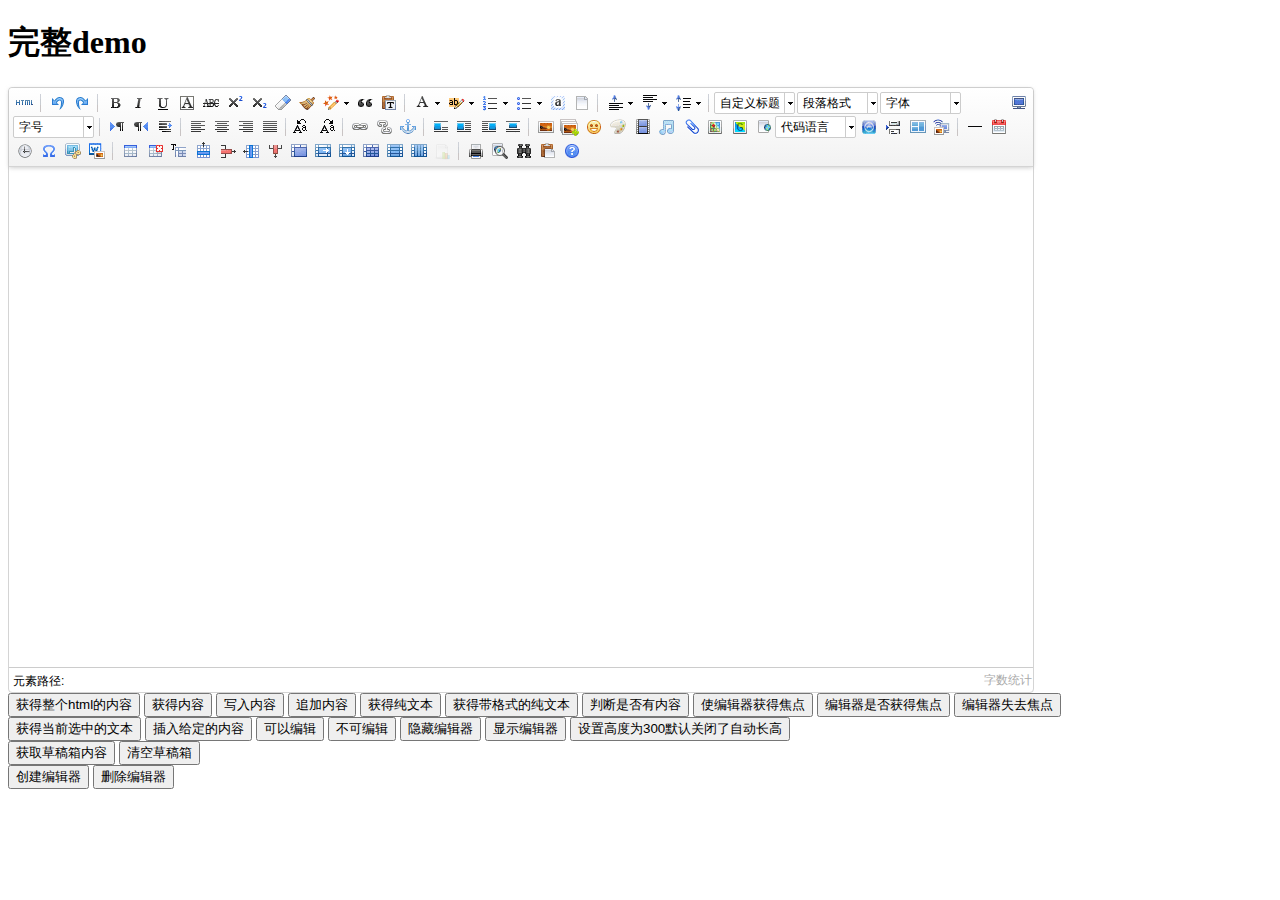
<file: H2H/src/main/webapp/utf8-jsp/index.html>
<!DOCTYPE HTML PUBLIC "-//W3C//DTD HTML 4.01 Transitional//EN"
        "http://www.w3.org/TR/html4/loose.dtd">
<html>
<head>
    <title>完整demo</title>
<meta http-equiv="Content-Type" content="text/html; charset=UTF-8">
    <script type="text/javascript" charset="utf-8" src="ueditor.config.js"></script>
    <script type="text/javascript" charset="utf-8" src="ueditor.all.min.js"> </script>
    <!--建议手动加在语言，避免在ie下有时因为加载语言失败导致编辑器加载失败-->
    <!--这里加载的语言文件会覆盖你在配置项目里添加的语言类型，比如你在配置项目里配置的是英文，这里加载的中文，那最后就是中文-->
    <script type="text/javascript" charset="utf-8" src="lang/zh-cn/zh-cn.js"></script>

    <style type="text/css">
        div{
            width:100%;
        }
    </style>
</head>
<body>
<div>
    <h1>完整demo</h1>
    <script id="editor" type="text/plain" style="width:1024px;height:500px;"></script>
</div>
<div id="btns">
    <div>
        <button onclick="getAllHtml()">获得整个html的内容</button>
        <button onclick="getContent()">获得内容</button>
        <button onclick="setContent()">写入内容</button>
        <button onclick="setContent(true)">追加内容</button>
        <button onclick="getContentTxt()">获得纯文本</button>
        <button onclick="getPlainTxt()">获得带格式的纯文本</button>
        <button onclick="hasContent()">判断是否有内容</button>
        <button onclick="setFocus()">使编辑器获得焦点</button>
        <button onmousedown="isFocus(event)">编辑器是否获得焦点</button>
        <button onmousedown="setblur(event)" >编辑器失去焦点</button>

    </div>
    <div>
        <button onclick="getText()">获得当前选中的文本</button>
        <button onclick="insertHtml()">插入给定的内容</button>
        <button id="enable" onclick="setEnabled()">可以编辑</button>
        <button onclick="setDisabled()">不可编辑</button>
        <button onclick=" UE.getEditor('editor').setHide()">隐藏编辑器</button>
        <button onclick=" UE.getEditor('editor').setShow()">显示编辑器</button>
        <button onclick=" UE.getEditor('editor').setHeight(300)">设置高度为300默认关闭了自动长高</button>
    </div>

    <div>
        <button onclick="getLocalData()" >获取草稿箱内容</button>
        <button onclick="clearLocalData()" >清空草稿箱</button>
    </div>

</div>
<div>
    <button onclick="createEditor()">
    创建编辑器</button>
    <button onclick="deleteEditor()">
    删除编辑器</button>
</div>

<script type="text/javascript">

    //实例化编辑器
    //建议使用工厂方法getEditor创建和引用编辑器实例，如果在某个闭包下引用该编辑器，直接调用UE.getEditor('editor')就能拿到相关的实例
    var ue = UE.getEditor('editor');


    function isFocus(e){
        alert(UE.getEditor('editor').isFocus());
        UE.dom.domUtils.preventDefault(e)
    }
    function setblur(e){
        UE.getEditor('editor').blur();
        UE.dom.domUtils.preventDefault(e)
    }
    function insertHtml() {
        var value = prompt('插入html代码', '');
        UE.getEditor('editor').execCommand('insertHtml', value)
    }
    function createEditor() {
        enableBtn();
        UE.getEditor('editor');
    }
    function getAllHtml() {
        alert(UE.getEditor('editor').getAllHtml())
    }
    function getContent() {
        var arr = [];
        arr.push("使用editor.getContent()方法可以获得编辑器的内容");
        arr.push("内容为：");
        arr.push(UE.getEditor('editor').getContent());
        alert(arr.join("\n"));
    }
    function getPlainTxt() {
        var arr = [];
        arr.push("使用editor.getPlainTxt()方法可以获得编辑器的带格式的纯文本内容");
        arr.push("内容为：");
        arr.push(UE.getEditor('editor').getPlainTxt());
        alert(arr.join('\n'))
    }
    function setContent(isAppendTo) {
        var arr = [];
        arr.push("使用editor.setContent('欢迎使用ueditor')方法可以设置编辑器的内容");
        UE.getEditor('editor').setContent('欢迎使用ueditor', isAppendTo);
        alert(arr.join("\n"));
    }
    function setDisabled() {
        UE.getEditor('editor').setDisabled('fullscreen');
        disableBtn("enable");
    }

    function setEnabled() {
        UE.getEditor('editor').setEnabled();
        enableBtn();
    }

    function getText() {
        //当你点击按钮时编辑区域已经失去了焦点，如果直接用getText将不会得到内容，所以要在选回来，然后取得内容
        var range = UE.getEditor('editor').selection.getRange();
        range.select();
        var txt = UE.getEditor('editor').selection.getText();
        alert(txt)
    }

    function getContentTxt() {
        var arr = [];
        arr.push("使用editor.getContentTxt()方法可以获得编辑器的纯文本内容");
        arr.push("编辑器的纯文本内容为：");
        arr.push(UE.getEditor('editor').getContentTxt());
        alert(arr.join("\n"));
    }
    function hasContent() {
        var arr = [];
        arr.push("使用editor.hasContents()方法判断编辑器里是否有内容");
        arr.push("判断结果为：");
        arr.push(UE.getEditor('editor').hasContents());
        alert(arr.join("\n"));
    }
    function setFocus() {
        UE.getEditor('editor').focus();
    }
    function deleteEditor() {
        disableBtn();
        UE.getEditor('editor').destroy();
    }
    function disableBtn(str) {
        var div = document.getElementById('btns');
        var btns = UE.dom.domUtils.getElementsByTagName(div, "button");
        for (var i = 0, btn; btn = btns[i++];) {
            if (btn.id == str) {
                UE.dom.domUtils.removeAttributes(btn, ["disabled"]);
            } else {
                btn.setAttribute("disabled", "true");
            }
        }
    }
    function enableBtn() {
        var div = document.getElementById('btns');
        var btns = UE.dom.domUtils.getElementsByTagName(div, "button");
        for (var i = 0, btn; btn = btns[i++];) {
            UE.dom.domUtils.removeAttributes(btn, ["disabled"]);
        }
    }

    function getLocalData () {
        alert(UE.getEditor('editor').execCommand( "getlocaldata" ));
    }

    function clearLocalData () {
        UE.getEditor('editor').execCommand( "clearlocaldata" );
        alert("已清空草稿箱")
    }
</script>
</body>
</html>
</file>
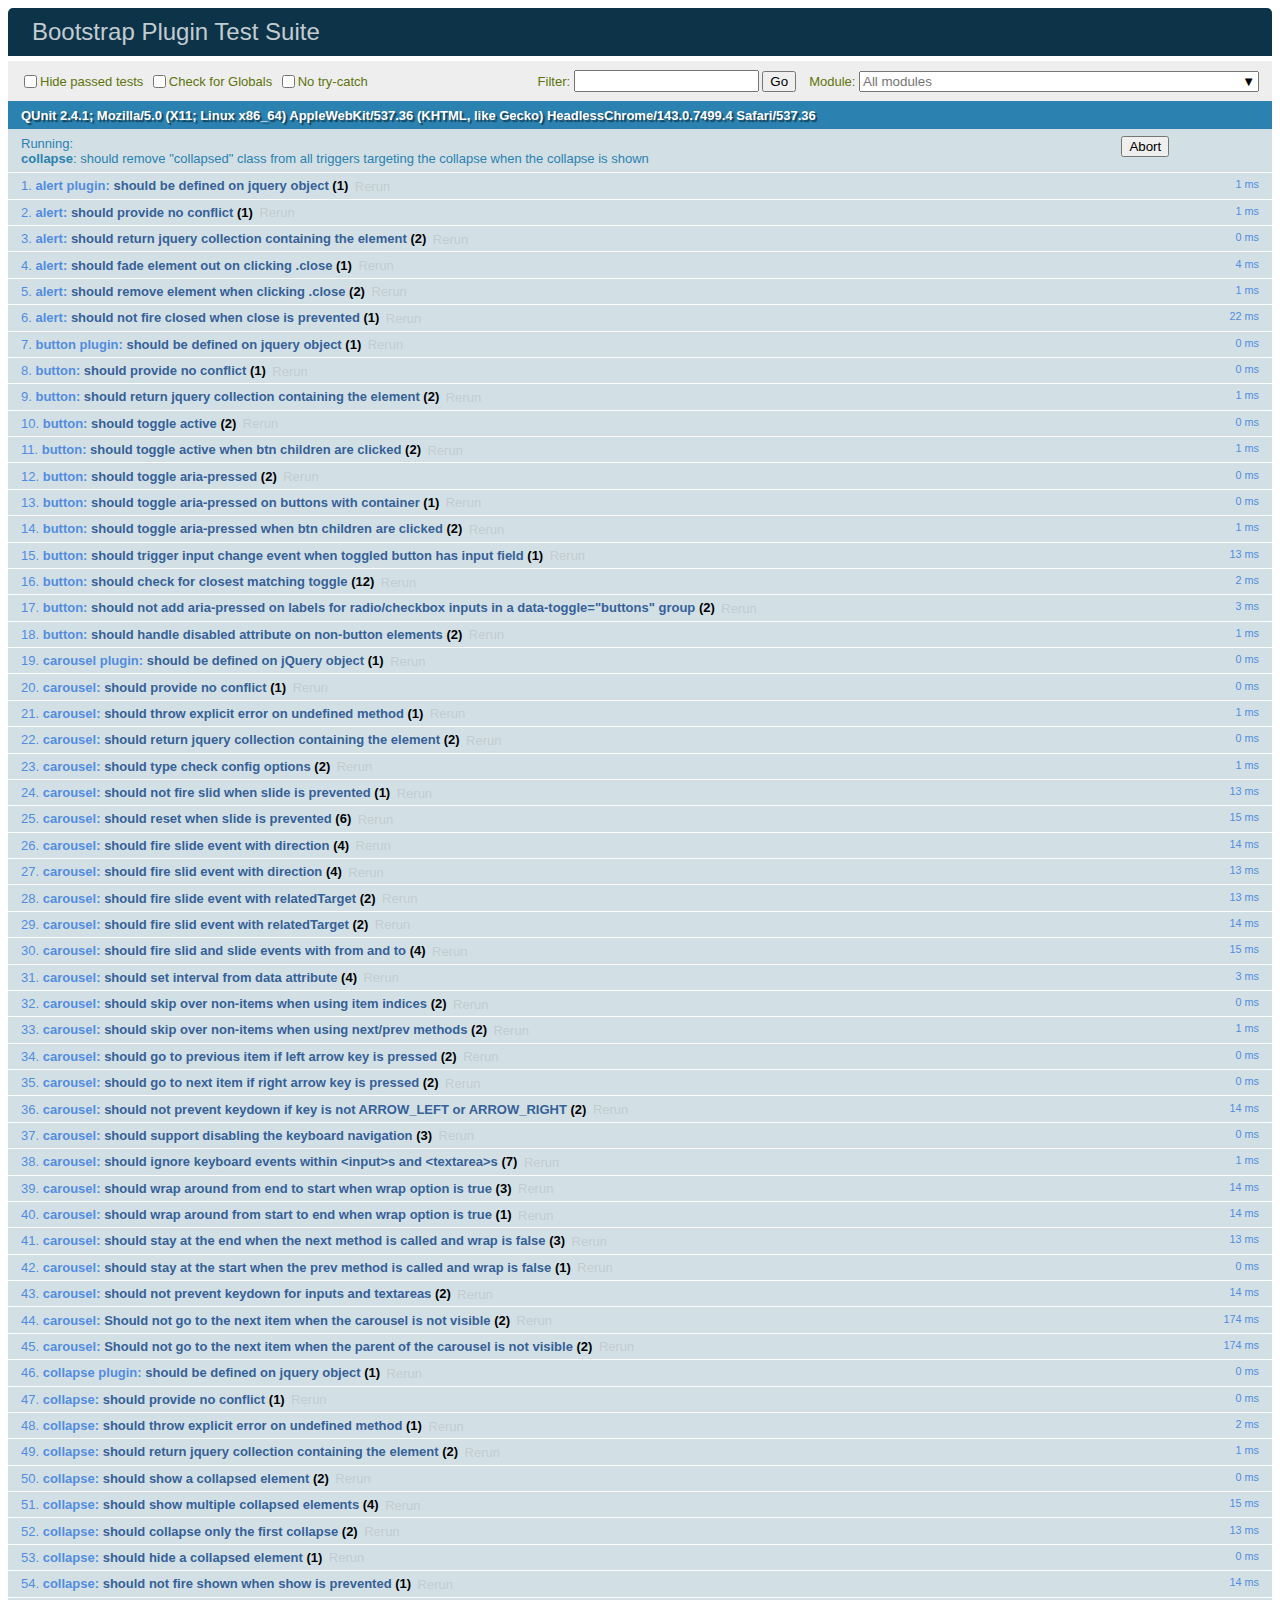
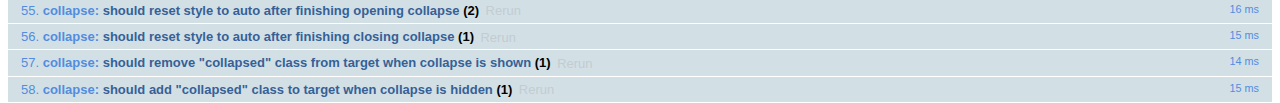
<file: H2H/src/main/webapp/bootstrap-4.0.0/bootstrap-4.0.0/js/tests/index.html>
<!doctype html>
<html lang="en">
  <head>
    <meta charset="utf-8">
    <meta name="viewport" content="width=device-width, initial-scale=1, shrink-to-fit=no">
    <title>Bootstrap Plugin Test Suite</title>

    <!-- jQuery -->
    <script>
      (function () {
        var path = '../../assets/js/vendor/jquery-slim.min.js'
        // get jquery param from the query string.
        var jQueryVersion = location.search.match(/[?&]jquery=(.*?)(?=&|$)/)

        // If a version was specified, use that version from our vendor folder
        if (jQueryVersion) {
          path = 'vendor/jquery-' + jQueryVersion[1] + '.min.js'
        }
        document.write('<script src="' + path + '"><\/script>')
      }())
    </script>
    <script src="../../assets/js/vendor/popper.min.js"></script>

    <!-- QUnit -->
    <link rel="stylesheet" href="vendor/qunit.css" media="screen">
    <script src="vendor/qunit.js"></script>

    <script>
      // Disable jQuery event aliases to ensure we don't accidentally use any of them
      [
        'blur',
        'focus',
        'focusin',
        'focusout',
        'resize',
        'scroll',
        'click',
        'dblclick',
        'mousedown',
        'mouseup',
        'mousemove',
        'mouseover',
        'mouseout',
        'mouseenter',
        'mouseleave',
        'change',
        'select',
        'submit',
        'keydown',
        'keypress',
        'keyup',
        'contextmenu'
      ].forEach(function(eventAlias) {
        $.fn[eventAlias] = function() {
          throw new Error('Using the ".' + eventAlias + '()" method is not allowed, so that Bootstrap can be compatible with custom jQuery builds which exclude the "event aliases" module that defines said method. See https://github.com/twbs/bootstrap/blob/master/CONTRIBUTING.md#js')
        }
      })

      // Require assert.expect in each test
      QUnit.config.requireExpects = true

      // See https://github.com/axemclion/grunt-saucelabs#test-result-details-with-qunit
      var log = []
      var testName

      QUnit.done(function(testResults) {
        var tests = []
        for (var i = 0; i < log.length; i++) {
          var details = log[i]
          tests.push({
            name: details.name,
            result: details.result,
            expected: details.expected,
            actual: details.actual,
            source: details.source
          })
        }
        testResults.tests = tests

        window.global_test_results = testResults
      })

      QUnit.testStart(function(testDetails) {
        QUnit.log(function(details) {
          if (!details.result) {
            details.name = testDetails.name
            log.push(details)
          }
        })
      })

      // Display fixture on-screen on iOS to avoid false positives
      // See https://github.com/twbs/bootstrap/pull/15955
      if (/iPhone|iPad|iPod/.test(navigator.userAgent)) {
        QUnit.begin(function() {
          $('#qunit-fixture').css({ top: 0, left: 0 })
        })

        QUnit.done(function() {
          $('#qunit-fixture').css({ top: '', left: '' })
        })
      }
    </script>

    <!-- Transpiled Plugins -->
    <script src="../dist/util.js"></script>
    <script src="../dist/alert.js"></script>
    <script src="../dist/button.js"></script>
    <script src="../dist/carousel.js"></script>
    <script src="../dist/collapse.js"></script>
    <script src="../dist/dropdown.js"></script>
    <script src="../dist/modal.js"></script>
    <script src="../dist/scrollspy.js"></script>
    <script src="../dist/tab.js"></script>
    <script src="../dist/tooltip.js"></script>
    <script src="../dist/popover.js"></script>

    <!-- Unit Tests -->
    <script src="unit/alert.js"></script>
    <script src="unit/button.js"></script>
    <script src="unit/carousel.js"></script>
    <script src="unit/collapse.js"></script>
    <script src="unit/dropdown.js"></script>
    <script src="unit/modal.js"></script>
    <script src="unit/scrollspy.js"></script>
    <script src="unit/tab.js"></script>
    <script src="unit/tooltip.js"></script>
    <script src="unit/popover.js"></script>
    <script src="unit/util.js"></script>
  </head>
  <body>
    <div id="qunit-container">
      <div id="qunit"></div>
      <div id="qunit-fixture"></div>
    </div>
  </body>
</html>
</file>
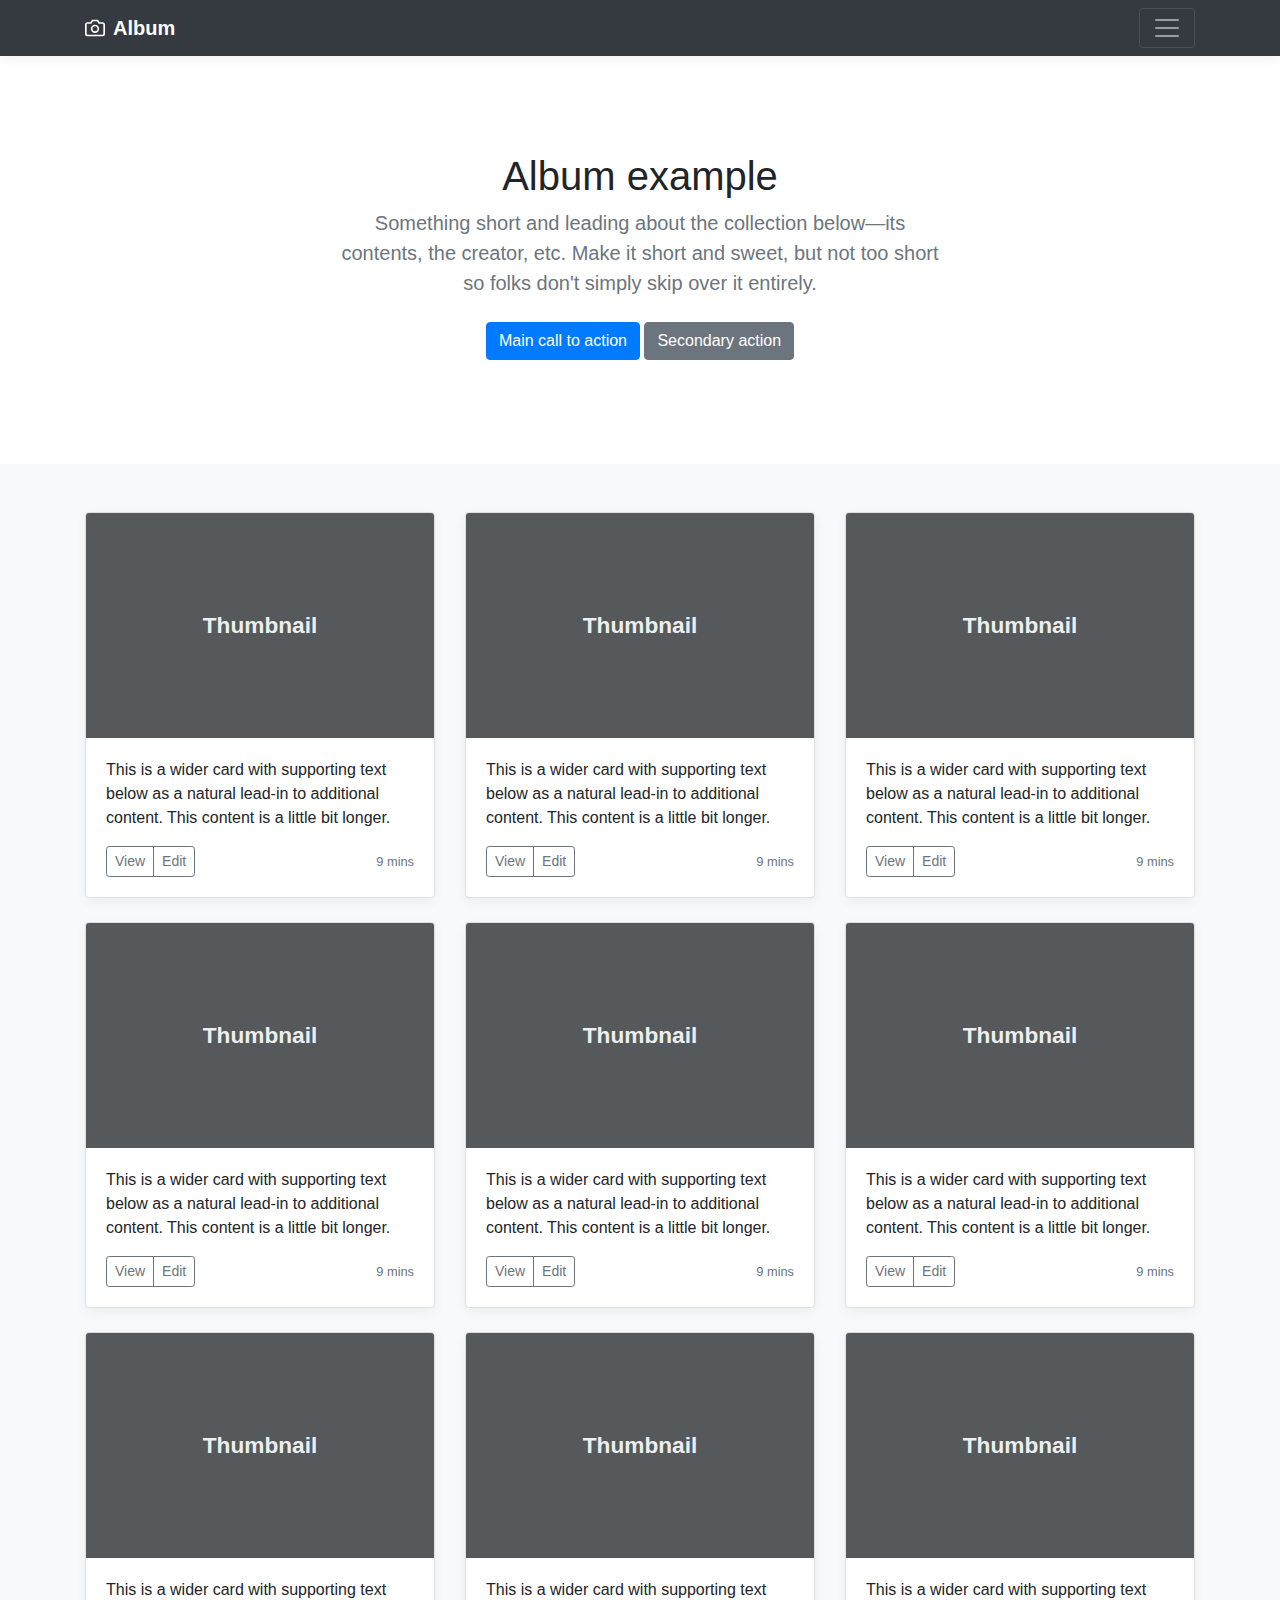
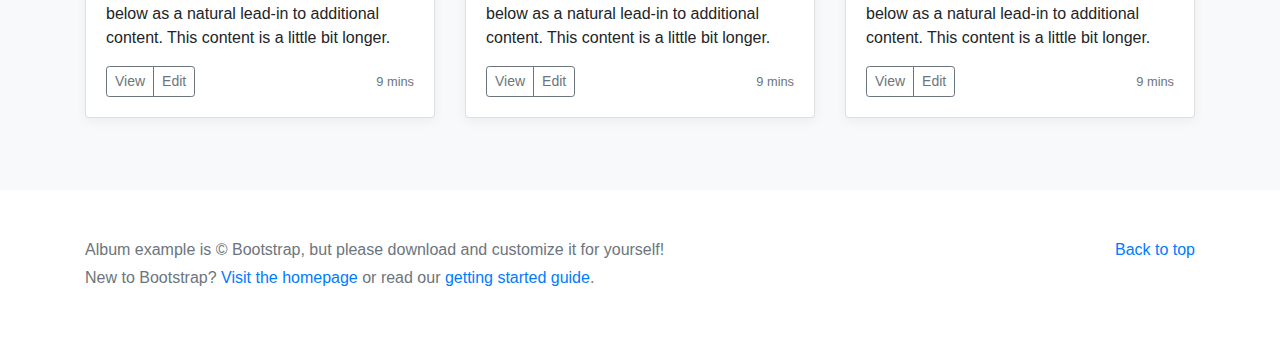
<file: H2H/src/main/webapp/bootstrap-4.0.0/bootstrap-4.0.0/docs/4.0/examples/album/index.html>
<!doctype html>
<html lang="en">
  <head>
    <meta charset="utf-8">
    <meta name="viewport" content="width=device-width, initial-scale=1, shrink-to-fit=no">
    <meta name="description" content="">
    <meta name="author" content="">
    <link rel="icon" href="../../../../favicon.ico">

    <title>Album example for Bootstrap</title>

    <!-- Bootstrap core CSS -->
    <link href="../../../../dist/css/bootstrap.min.css" rel="stylesheet">

    <!-- Custom styles for this template -->
    <link href="album.css" rel="stylesheet">
  </head>

  <body>

    <header>
      <div class="collapse bg-dark" id="navbarHeader">
        <div class="container">
          <div class="row">
            <div class="col-sm-8 col-md-7 py-4">
              <h4 class="text-white">About</h4>
              <p class="text-muted">Add some information about the album below, the author, or any other background context. Make it a few sentences long so folks can pick up some informative tidbits. Then, link them off to some social networking sites or contact information.</p>
            </div>
            <div class="col-sm-4 offset-md-1 py-4">
              <h4 class="text-white">Contact</h4>
              <ul class="list-unstyled">
                <li><a href="#" class="text-white">Follow on Twitter</a></li>
                <li><a href="#" class="text-white">Like on Facebook</a></li>
                <li><a href="#" class="text-white">Email me</a></li>
              </ul>
            </div>
          </div>
        </div>
      </div>
      <div class="navbar navbar-dark bg-dark box-shadow">
        <div class="container d-flex justify-content-between">
          <a href="#" class="navbar-brand d-flex align-items-center">
            <svg xmlns="http://www.w3.org/2000/svg" width="20" height="20" viewBox="0 0 24 24" fill="none" stroke="currentColor" stroke-width="2" stroke-linecap="round" stroke-linejoin="round" class="mr-2"><path d="M23 19a2 2 0 0 1-2 2H3a2 2 0 0 1-2-2V8a2 2 0 0 1 2-2h4l2-3h6l2 3h4a2 2 0 0 1 2 2z"></path><circle cx="12" cy="13" r="4"></circle></svg>
            <strong>Album</strong>
          </a>
          <button class="navbar-toggler" type="button" data-toggle="collapse" data-target="#navbarHeader" aria-controls="navbarHeader" aria-expanded="false" aria-label="Toggle navigation">
            <span class="navbar-toggler-icon"></span>
          </button>
        </div>
      </div>
    </header>

    <main role="main">

      <section class="jumbotron text-center">
        <div class="container">
          <h1 class="jumbotron-heading">Album example</h1>
          <p class="lead text-muted">Something short and leading about the collection below—its contents, the creator, etc. Make it short and sweet, but not too short so folks don't simply skip over it entirely.</p>
          <p>
            <a href="#" class="btn btn-primary my-2">Main call to action</a>
            <a href="#" class="btn btn-secondary my-2">Secondary action</a>
          </p>
        </div>
      </section>

      <div class="album py-5 bg-light">
        <div class="container">

          <div class="row">
            <div class="col-md-4">
              <div class="card mb-4 box-shadow">
                <img class="card-img-top" data-src="holder.js/100px225?theme=thumb&bg=55595c&fg=eceeef&text=Thumbnail" alt="Card image cap">
                <div class="card-body">
                  <p class="card-text">This is a wider card with supporting text below as a natural lead-in to additional content. This content is a little bit longer.</p>
                  <div class="d-flex justify-content-between align-items-center">
                    <div class="btn-group">
                      <button type="button" class="btn btn-sm btn-outline-secondary">View</button>
                      <button type="button" class="btn btn-sm btn-outline-secondary">Edit</button>
                    </div>
                    <small class="text-muted">9 mins</small>
                  </div>
                </div>
              </div>
            </div>
            <div class="col-md-4">
              <div class="card mb-4 box-shadow">
                <img class="card-img-top" data-src="holder.js/100px225?theme=thumb&bg=55595c&fg=eceeef&text=Thumbnail" alt="Card image cap">
                <div class="card-body">
                  <p class="card-text">This is a wider card with supporting text below as a natural lead-in to additional content. This content is a little bit longer.</p>
                  <div class="d-flex justify-content-between align-items-center">
                    <div class="btn-group">
                      <button type="button" class="btn btn-sm btn-outline-secondary">View</button>
                      <button type="button" class="btn btn-sm btn-outline-secondary">Edit</button>
                    </div>
                    <small class="text-muted">9 mins</small>
                  </div>
                </div>
              </div>
            </div>
            <div class="col-md-4">
              <div class="card mb-4 box-shadow">
                <img class="card-img-top" data-src="holder.js/100px225?theme=thumb&bg=55595c&fg=eceeef&text=Thumbnail" alt="Card image cap">
                <div class="card-body">
                  <p class="card-text">This is a wider card with supporting text below as a natural lead-in to additional content. This content is a little bit longer.</p>
                  <div class="d-flex justify-content-between align-items-center">
                    <div class="btn-group">
                      <button type="button" class="btn btn-sm btn-outline-secondary">View</button>
                      <button type="button" class="btn btn-sm btn-outline-secondary">Edit</button>
                    </div>
                    <small class="text-muted">9 mins</small>
                  </div>
                </div>
              </div>
            </div>

            <div class="col-md-4">
              <div class="card mb-4 box-shadow">
                <img class="card-img-top" data-src="holder.js/100px225?theme=thumb&bg=55595c&fg=eceeef&text=Thumbnail" alt="Card image cap">
                <div class="card-body">
                  <p class="card-text">This is a wider card with supporting text below as a natural lead-in to additional content. This content is a little bit longer.</p>
                  <div class="d-flex justify-content-between align-items-center">
                    <div class="btn-group">
                      <button type="button" class="btn btn-sm btn-outline-secondary">View</button>
                      <button type="button" class="btn btn-sm btn-outline-secondary">Edit</button>
                    </div>
                    <small class="text-muted">9 mins</small>
                  </div>
                </div>
              </div>
            </div>
            <div class="col-md-4">
              <div class="card mb-4 box-shadow">
                <img class="card-img-top" data-src="holder.js/100px225?theme=thumb&bg=55595c&fg=eceeef&text=Thumbnail" alt="Card image cap">
                <div class="card-body">
                  <p class="card-text">This is a wider card with supporting text below as a natural lead-in to additional content. This content is a little bit longer.</p>
                  <div class="d-flex justify-content-between align-items-center">
                    <div class="btn-group">
                      <button type="button" class="btn btn-sm btn-outline-secondary">View</button>
                      <button type="button" class="btn btn-sm btn-outline-secondary">Edit</button>
                    </div>
                    <small class="text-muted">9 mins</small>
                  </div>
                </div>
              </div>
            </div>
            <div class="col-md-4">
              <div class="card mb-4 box-shadow">
                <img class="card-img-top" data-src="holder.js/100px225?theme=thumb&bg=55595c&fg=eceeef&text=Thumbnail" alt="Card image cap">
                <div class="card-body">
                  <p class="card-text">This is a wider card with supporting text below as a natural lead-in to additional content. This content is a little bit longer.</p>
                  <div class="d-flex justify-content-between align-items-center">
                    <div class="btn-group">
                      <button type="button" class="btn btn-sm btn-outline-secondary">View</button>
                      <button type="button" class="btn btn-sm btn-outline-secondary">Edit</button>
                    </div>
                    <small class="text-muted">9 mins</small>
                  </div>
                </div>
              </div>
            </div>

            <div class="col-md-4">
              <div class="card mb-4 box-shadow">
                <img class="card-img-top" data-src="holder.js/100px225?theme=thumb&bg=55595c&fg=eceeef&text=Thumbnail" alt="Card image cap">
                <div class="card-body">
                  <p class="card-text">This is a wider card with supporting text below as a natural lead-in to additional content. This content is a little bit longer.</p>
                  <div class="d-flex justify-content-between align-items-center">
                    <div class="btn-group">
                      <button type="button" class="btn btn-sm btn-outline-secondary">View</button>
                      <button type="button" class="btn btn-sm btn-outline-secondary">Edit</button>
                    </div>
                    <small class="text-muted">9 mins</small>
                  </div>
                </div>
              </div>
            </div>
            <div class="col-md-4">
              <div class="card mb-4 box-shadow">
                <img class="card-img-top" data-src="holder.js/100px225?theme=thumb&bg=55595c&fg=eceeef&text=Thumbnail" alt="Card image cap">
                <div class="card-body">
                  <p class="card-text">This is a wider card with supporting text below as a natural lead-in to additional content. This content is a little bit longer.</p>
                  <div class="d-flex justify-content-between align-items-center">
                    <div class="btn-group">
                      <button type="button" class="btn btn-sm btn-outline-secondary">View</button>
                      <button type="button" class="btn btn-sm btn-outline-secondary">Edit</button>
                    </div>
                    <small class="text-muted">9 mins</small>
                  </div>
                </div>
              </div>
            </div>
            <div class="col-md-4">
              <div class="card mb-4 box-shadow">
                <img class="card-img-top" data-src="holder.js/100px225?theme=thumb&bg=55595c&fg=eceeef&text=Thumbnail" alt="Card image cap">
                <div class="card-body">
                  <p class="card-text">This is a wider card with supporting text below as a natural lead-in to additional content. This content is a little bit longer.</p>
                  <div class="d-flex justify-content-between align-items-center">
                    <div class="btn-group">
                      <button type="button" class="btn btn-sm btn-outline-secondary">View</button>
                      <button type="button" class="btn btn-sm btn-outline-secondary">Edit</button>
                    </div>
                    <small class="text-muted">9 mins</small>
                  </div>
                </div>
              </div>
            </div>
          </div>
        </div>
      </div>

    </main>

    <footer class="text-muted">
      <div class="container">
        <p class="float-right">
          <a href="#">Back to top</a>
        </p>
        <p>Album example is &copy; Bootstrap, but please download and customize it for yourself!</p>
        <p>New to Bootstrap? <a href="../../">Visit the homepage</a> or read our <a href="../../getting-started/">getting started guide</a>.</p>
      </div>
    </footer>

    <!-- Bootstrap core JavaScript
    ================================================== -->
    <!-- Placed at the end of the document so the pages load faster -->
    <script src="https://code.jquery.com/jquery-3.2.1.slim.min.js" integrity="sha384-KJ3o2DKtIkvYIK3UENzmM7KCkRr/rE9/Qpg6aAZGJwFDMVNA/GpGFF93hXpG5KkN" crossorigin="anonymous"></script>
    <script>window.jQuery || document.write('<script src="../../../../assets/js/vendor/jquery-slim.min.js"><\/script>')</script>
    <script src="../../../../assets/js/vendor/popper.min.js"></script>
    <script src="../../../../dist/js/bootstrap.min.js"></script>
    <script src="../../../../assets/js/vendor/holder.min.js"></script>
  </body>
</html>
</file>
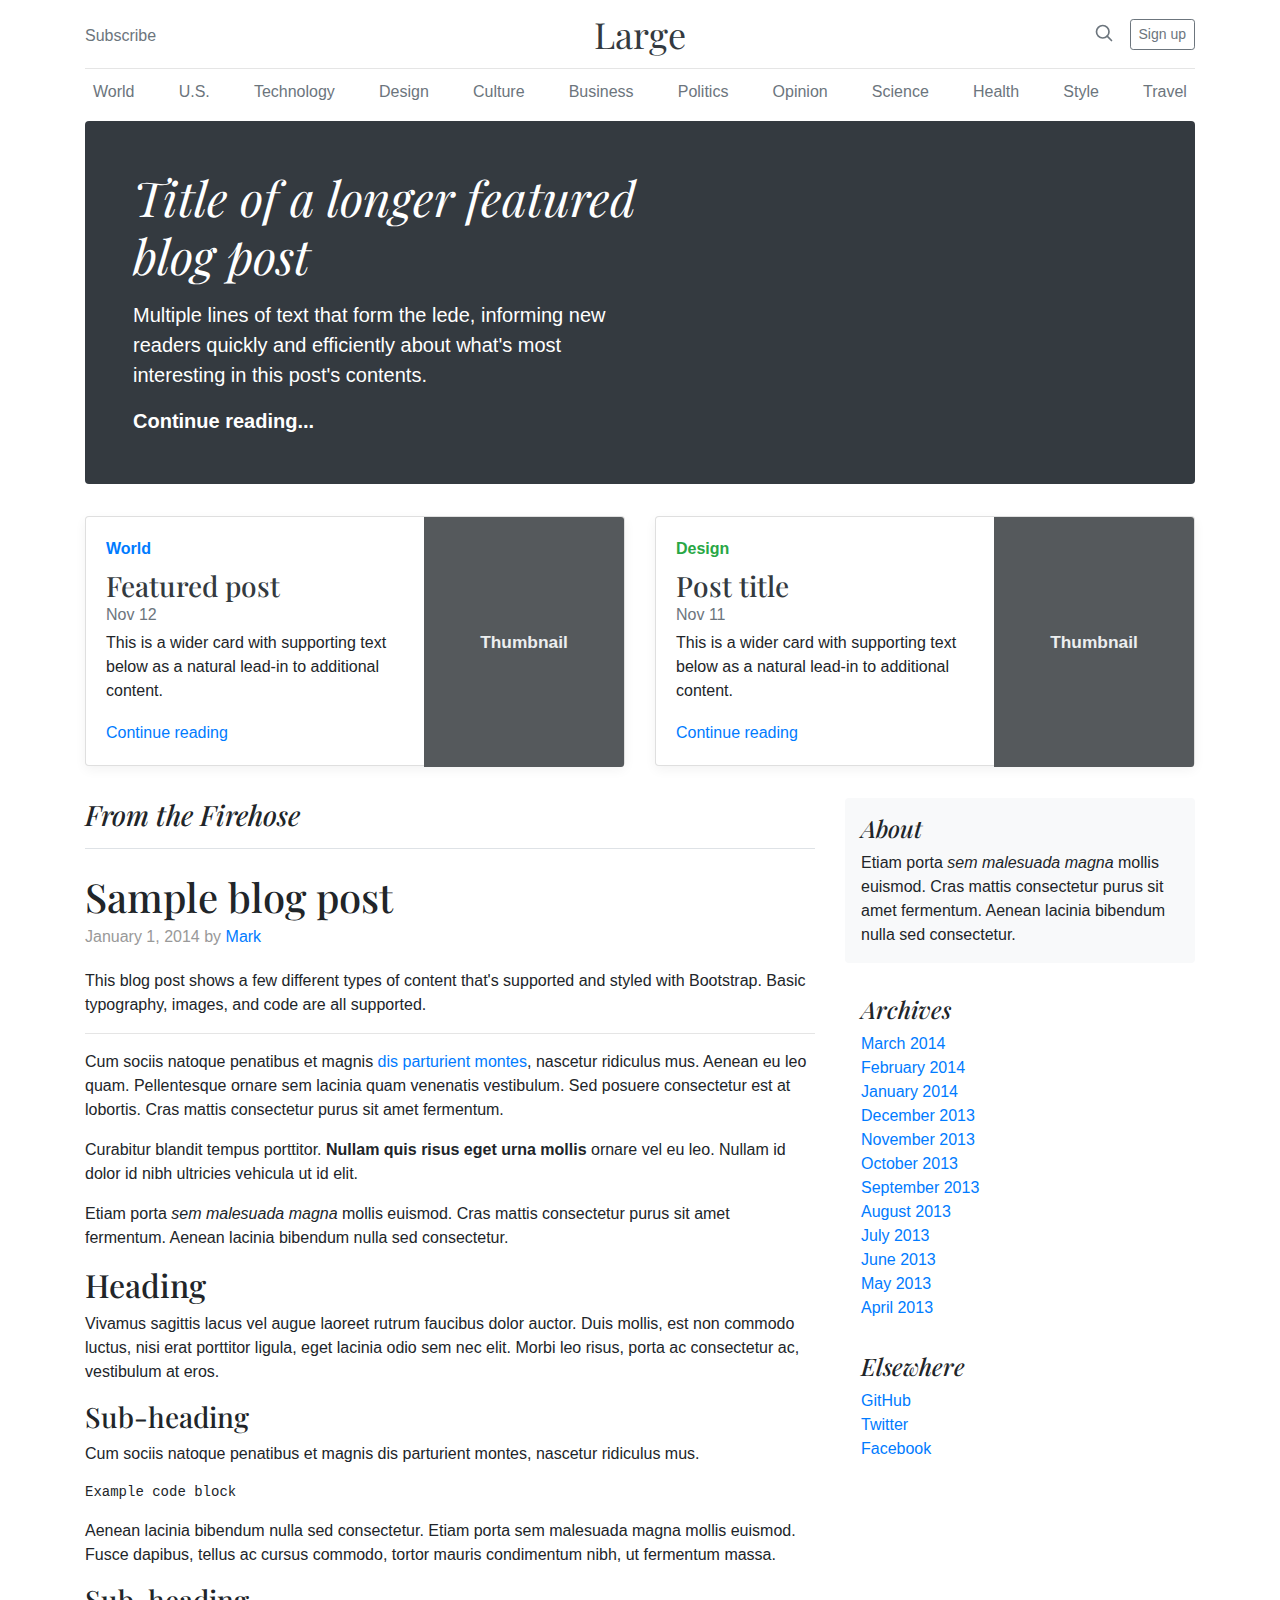
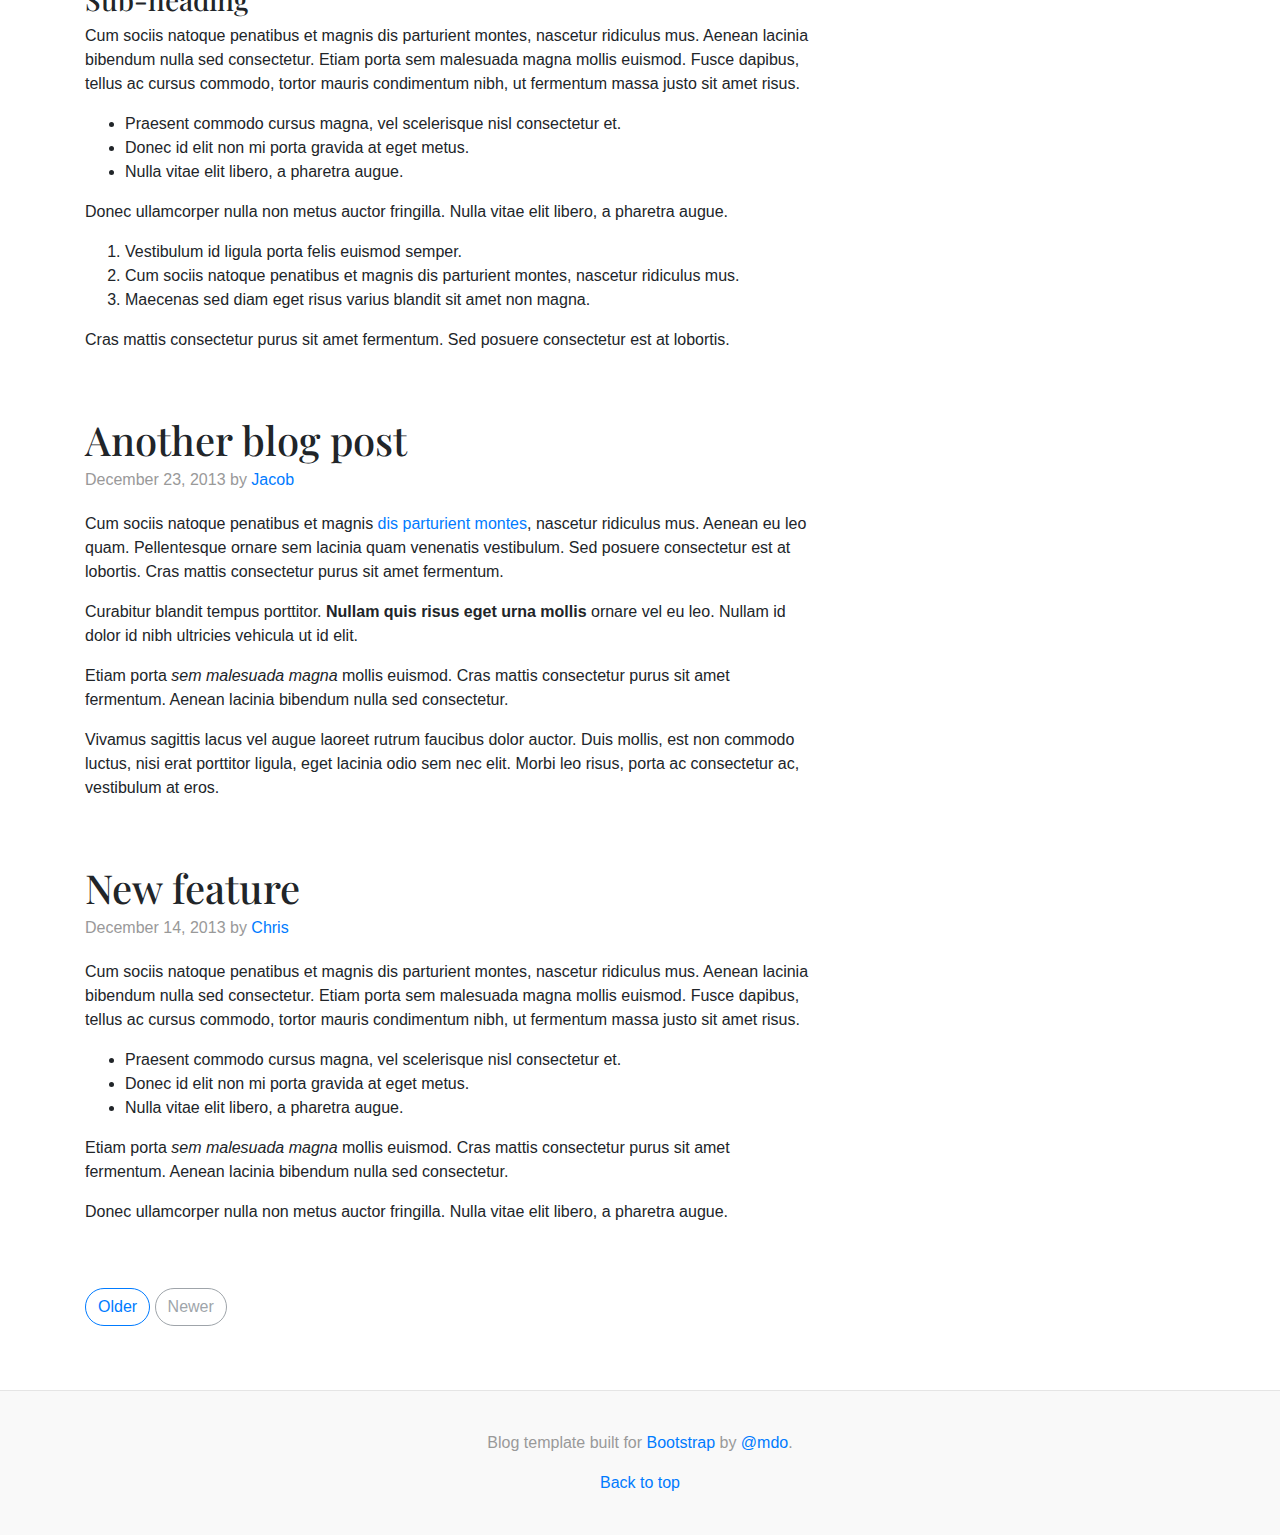
<file: H2H/src/main/webapp/bootstrap-4.0.0/bootstrap-4.0.0/docs/4.0/examples/blog/index.html>
<!doctype html>
<html lang="en">
  <head>
    <meta charset="utf-8">
    <meta name="viewport" content="width=device-width, initial-scale=1, shrink-to-fit=no">
    <meta name="description" content="">
    <meta name="author" content="">
    <link rel="icon" href="../../../../favicon.ico">

    <title>Blog Template for Bootstrap</title>

    <!-- Bootstrap core CSS -->
    <link href="../../../../dist/css/bootstrap.min.css" rel="stylesheet">

    <!-- Custom styles for this template -->
    <link href="https://fonts.googleapis.com/css?family=Playfair+Display:700,900" rel="stylesheet">
    <link href="blog.css" rel="stylesheet">
  </head>

  <body>

    <div class="container">
      <header class="blog-header py-3">
        <div class="row flex-nowrap justify-content-between align-items-center">
          <div class="col-4 pt-1">
            <a class="text-muted" href="#">Subscribe</a>
          </div>
          <div class="col-4 text-center">
            <a class="blog-header-logo text-dark" href="#">Large</a>
          </div>
          <div class="col-4 d-flex justify-content-end align-items-center">
            <a class="text-muted" href="#">
              <svg xmlns="http://www.w3.org/2000/svg" width="20" height="20" viewBox="0 0 24 24" fill="none" stroke="currentColor" stroke-width="2" stroke-linecap="round" stroke-linejoin="round" class="mx-3"><circle cx="10.5" cy="10.5" r="7.5"></circle><line x1="21" y1="21" x2="15.8" y2="15.8"></line></svg>
            </a>
            <a class="btn btn-sm btn-outline-secondary" href="#">Sign up</a>
          </div>
        </div>
      </header>

      <div class="nav-scroller py-1 mb-2">
        <nav class="nav d-flex justify-content-between">
          <a class="p-2 text-muted" href="#">World</a>
          <a class="p-2 text-muted" href="#">U.S.</a>
          <a class="p-2 text-muted" href="#">Technology</a>
          <a class="p-2 text-muted" href="#">Design</a>
          <a class="p-2 text-muted" href="#">Culture</a>
          <a class="p-2 text-muted" href="#">Business</a>
          <a class="p-2 text-muted" href="#">Politics</a>
          <a class="p-2 text-muted" href="#">Opinion</a>
          <a class="p-2 text-muted" href="#">Science</a>
          <a class="p-2 text-muted" href="#">Health</a>
          <a class="p-2 text-muted" href="#">Style</a>
          <a class="p-2 text-muted" href="#">Travel</a>
        </nav>
      </div>

      <div class="jumbotron p-3 p-md-5 text-white rounded bg-dark">
        <div class="col-md-6 px-0">
          <h1 class="display-4 font-italic">Title of a longer featured blog post</h1>
          <p class="lead my-3">Multiple lines of text that form the lede, informing new readers quickly and efficiently about what's most interesting in this post's contents.</p>
          <p class="lead mb-0"><a href="#" class="text-white font-weight-bold">Continue reading...</a></p>
        </div>
      </div>

      <div class="row mb-2">
        <div class="col-md-6">
          <div class="card flex-md-row mb-4 box-shadow h-md-250">
            <div class="card-body d-flex flex-column align-items-start">
              <strong class="d-inline-block mb-2 text-primary">World</strong>
              <h3 class="mb-0">
                <a class="text-dark" href="#">Featured post</a>
              </h3>
              <div class="mb-1 text-muted">Nov 12</div>
              <p class="card-text mb-auto">This is a wider card with supporting text below as a natural lead-in to additional content.</p>
              <a href="#">Continue reading</a>
            </div>
            <img class="card-img-right flex-auto d-none d-md-block" data-src="holder.js/200x250?theme=thumb" alt="Card image cap">
          </div>
        </div>
        <div class="col-md-6">
          <div class="card flex-md-row mb-4 box-shadow h-md-250">
            <div class="card-body d-flex flex-column align-items-start">
              <strong class="d-inline-block mb-2 text-success">Design</strong>
              <h3 class="mb-0">
                <a class="text-dark" href="#">Post title</a>
              </h3>
              <div class="mb-1 text-muted">Nov 11</div>
              <p class="card-text mb-auto">This is a wider card with supporting text below as a natural lead-in to additional content.</p>
              <a href="#">Continue reading</a>
            </div>
            <img class="card-img-right flex-auto d-none d-md-block" data-src="holder.js/200x250?theme=thumb" alt="Card image cap">
          </div>
        </div>
      </div>
    </div>

    <main role="main" class="container">
      <div class="row">
        <div class="col-md-8 blog-main">
          <h3 class="pb-3 mb-4 font-italic border-bottom">
            From the Firehose
          </h3>

          <div class="blog-post">
            <h2 class="blog-post-title">Sample blog post</h2>
            <p class="blog-post-meta">January 1, 2014 by <a href="#">Mark</a></p>

            <p>This blog post shows a few different types of content that's supported and styled with Bootstrap. Basic typography, images, and code are all supported.</p>
            <hr>
            <p>Cum sociis natoque penatibus et magnis <a href="#">dis parturient montes</a>, nascetur ridiculus mus. Aenean eu leo quam. Pellentesque ornare sem lacinia quam venenatis vestibulum. Sed posuere consectetur est at lobortis. Cras mattis consectetur purus sit amet fermentum.</p>
            <blockquote>
              <p>Curabitur blandit tempus porttitor. <strong>Nullam quis risus eget urna mollis</strong> ornare vel eu leo. Nullam id dolor id nibh ultricies vehicula ut id elit.</p>
            </blockquote>
            <p>Etiam porta <em>sem malesuada magna</em> mollis euismod. Cras mattis consectetur purus sit amet fermentum. Aenean lacinia bibendum nulla sed consectetur.</p>
            <h2>Heading</h2>
            <p>Vivamus sagittis lacus vel augue laoreet rutrum faucibus dolor auctor. Duis mollis, est non commodo luctus, nisi erat porttitor ligula, eget lacinia odio sem nec elit. Morbi leo risus, porta ac consectetur ac, vestibulum at eros.</p>
            <h3>Sub-heading</h3>
            <p>Cum sociis natoque penatibus et magnis dis parturient montes, nascetur ridiculus mus.</p>
            <pre><code>Example code block</code></pre>
            <p>Aenean lacinia bibendum nulla sed consectetur. Etiam porta sem malesuada magna mollis euismod. Fusce dapibus, tellus ac cursus commodo, tortor mauris condimentum nibh, ut fermentum massa.</p>
            <h3>Sub-heading</h3>
            <p>Cum sociis natoque penatibus et magnis dis parturient montes, nascetur ridiculus mus. Aenean lacinia bibendum nulla sed consectetur. Etiam porta sem malesuada magna mollis euismod. Fusce dapibus, tellus ac cursus commodo, tortor mauris condimentum nibh, ut fermentum massa justo sit amet risus.</p>
            <ul>
              <li>Praesent commodo cursus magna, vel scelerisque nisl consectetur et.</li>
              <li>Donec id elit non mi porta gravida at eget metus.</li>
              <li>Nulla vitae elit libero, a pharetra augue.</li>
            </ul>
            <p>Donec ullamcorper nulla non metus auctor fringilla. Nulla vitae elit libero, a pharetra augue.</p>
            <ol>
              <li>Vestibulum id ligula porta felis euismod semper.</li>
              <li>Cum sociis natoque penatibus et magnis dis parturient montes, nascetur ridiculus mus.</li>
              <li>Maecenas sed diam eget risus varius blandit sit amet non magna.</li>
            </ol>
            <p>Cras mattis consectetur purus sit amet fermentum. Sed posuere consectetur est at lobortis.</p>
          </div><!-- /.blog-post -->

          <div class="blog-post">
            <h2 class="blog-post-title">Another blog post</h2>
            <p class="blog-post-meta">December 23, 2013 by <a href="#">Jacob</a></p>

            <p>Cum sociis natoque penatibus et magnis <a href="#">dis parturient montes</a>, nascetur ridiculus mus. Aenean eu leo quam. Pellentesque ornare sem lacinia quam venenatis vestibulum. Sed posuere consectetur est at lobortis. Cras mattis consectetur purus sit amet fermentum.</p>
            <blockquote>
              <p>Curabitur blandit tempus porttitor. <strong>Nullam quis risus eget urna mollis</strong> ornare vel eu leo. Nullam id dolor id nibh ultricies vehicula ut id elit.</p>
            </blockquote>
            <p>Etiam porta <em>sem malesuada magna</em> mollis euismod. Cras mattis consectetur purus sit amet fermentum. Aenean lacinia bibendum nulla sed consectetur.</p>
            <p>Vivamus sagittis lacus vel augue laoreet rutrum faucibus dolor auctor. Duis mollis, est non commodo luctus, nisi erat porttitor ligula, eget lacinia odio sem nec elit. Morbi leo risus, porta ac consectetur ac, vestibulum at eros.</p>
          </div><!-- /.blog-post -->

          <div class="blog-post">
            <h2 class="blog-post-title">New feature</h2>
            <p class="blog-post-meta">December 14, 2013 by <a href="#">Chris</a></p>

            <p>Cum sociis natoque penatibus et magnis dis parturient montes, nascetur ridiculus mus. Aenean lacinia bibendum nulla sed consectetur. Etiam porta sem malesuada magna mollis euismod. Fusce dapibus, tellus ac cursus commodo, tortor mauris condimentum nibh, ut fermentum massa justo sit amet risus.</p>
            <ul>
              <li>Praesent commodo cursus magna, vel scelerisque nisl consectetur et.</li>
              <li>Donec id elit non mi porta gravida at eget metus.</li>
              <li>Nulla vitae elit libero, a pharetra augue.</li>
            </ul>
            <p>Etiam porta <em>sem malesuada magna</em> mollis euismod. Cras mattis consectetur purus sit amet fermentum. Aenean lacinia bibendum nulla sed consectetur.</p>
            <p>Donec ullamcorper nulla non metus auctor fringilla. Nulla vitae elit libero, a pharetra augue.</p>
          </div><!-- /.blog-post -->

          <nav class="blog-pagination">
            <a class="btn btn-outline-primary" href="#">Older</a>
            <a class="btn btn-outline-secondary disabled" href="#">Newer</a>
          </nav>

        </div><!-- /.blog-main -->

        <aside class="col-md-4 blog-sidebar">
          <div class="p-3 mb-3 bg-light rounded">
            <h4 class="font-italic">About</h4>
            <p class="mb-0">Etiam porta <em>sem malesuada magna</em> mollis euismod. Cras mattis consectetur purus sit amet fermentum. Aenean lacinia bibendum nulla sed consectetur.</p>
          </div>

          <div class="p-3">
            <h4 class="font-italic">Archives</h4>
            <ol class="list-unstyled mb-0">
              <li><a href="#">March 2014</a></li>
              <li><a href="#">February 2014</a></li>
              <li><a href="#">January 2014</a></li>
              <li><a href="#">December 2013</a></li>
              <li><a href="#">November 2013</a></li>
              <li><a href="#">October 2013</a></li>
              <li><a href="#">September 2013</a></li>
              <li><a href="#">August 2013</a></li>
              <li><a href="#">July 2013</a></li>
              <li><a href="#">June 2013</a></li>
              <li><a href="#">May 2013</a></li>
              <li><a href="#">April 2013</a></li>
            </ol>
          </div>

          <div class="p-3">
            <h4 class="font-italic">Elsewhere</h4>
            <ol class="list-unstyled">
              <li><a href="#">GitHub</a></li>
              <li><a href="#">Twitter</a></li>
              <li><a href="#">Facebook</a></li>
            </ol>
          </div>
        </aside><!-- /.blog-sidebar -->

      </div><!-- /.row -->

    </main><!-- /.container -->

    <footer class="blog-footer">
      <p>Blog template built for <a href="https://getbootstrap.com/">Bootstrap</a> by <a href="https://twitter.com/mdo">@mdo</a>.</p>
      <p>
        <a href="#">Back to top</a>
      </p>
    </footer>

    <!-- Bootstrap core JavaScript
    ================================================== -->
    <!-- Placed at the end of the document so the pages load faster -->
    <script src="https://code.jquery.com/jquery-3.2.1.slim.min.js" integrity="sha384-KJ3o2DKtIkvYIK3UENzmM7KCkRr/rE9/Qpg6aAZGJwFDMVNA/GpGFF93hXpG5KkN" crossorigin="anonymous"></script>
    <script>window.jQuery || document.write('<script src="../../../../assets/js/vendor/jquery-slim.min.js"><\/script>')</script>
    <script src="../../../../assets/js/vendor/popper.min.js"></script>
    <script src="../../../../dist/js/bootstrap.min.js"></script>
    <script src="../../../../assets/js/vendor/holder.min.js"></script>
    <script>
      Holder.addTheme('thumb', {
        bg: '#55595c',
        fg: '#eceeef',
        text: 'Thumbnail'
      });
    </script>
  </body>
</html>
</file>
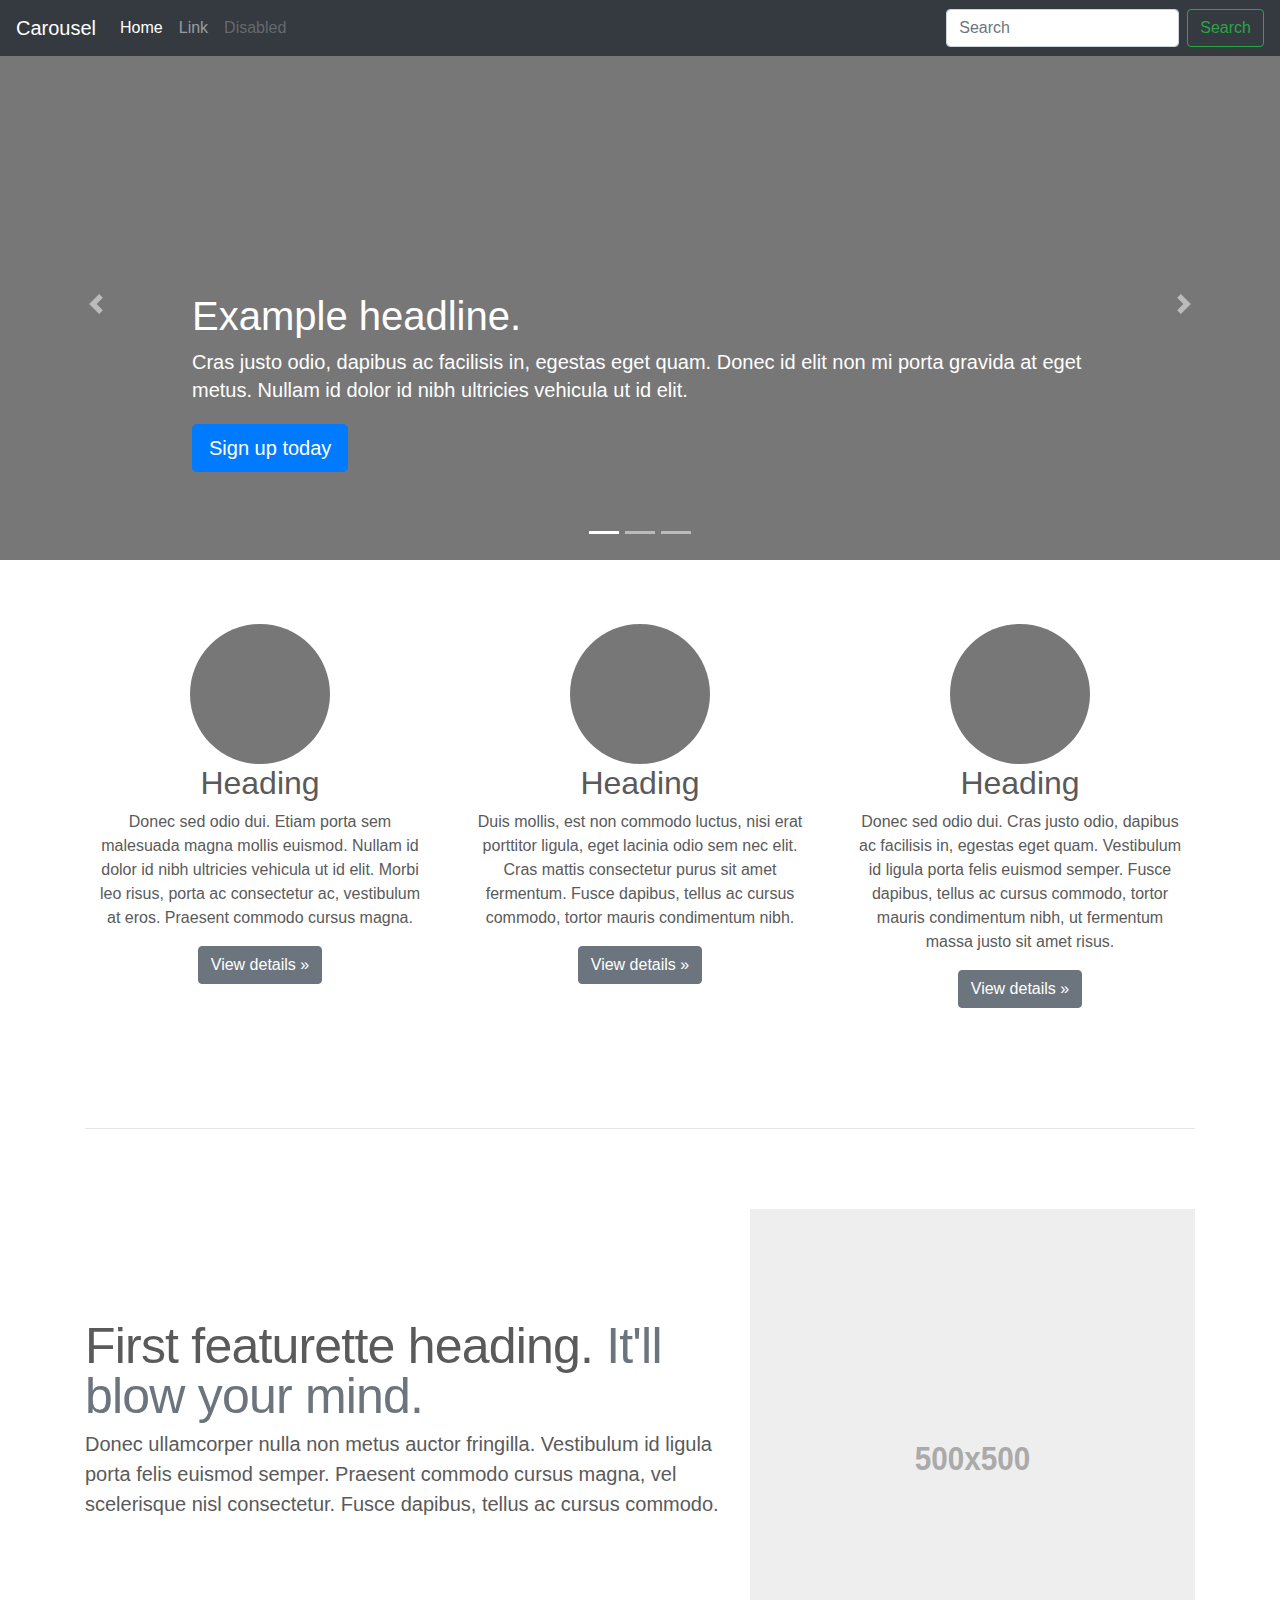
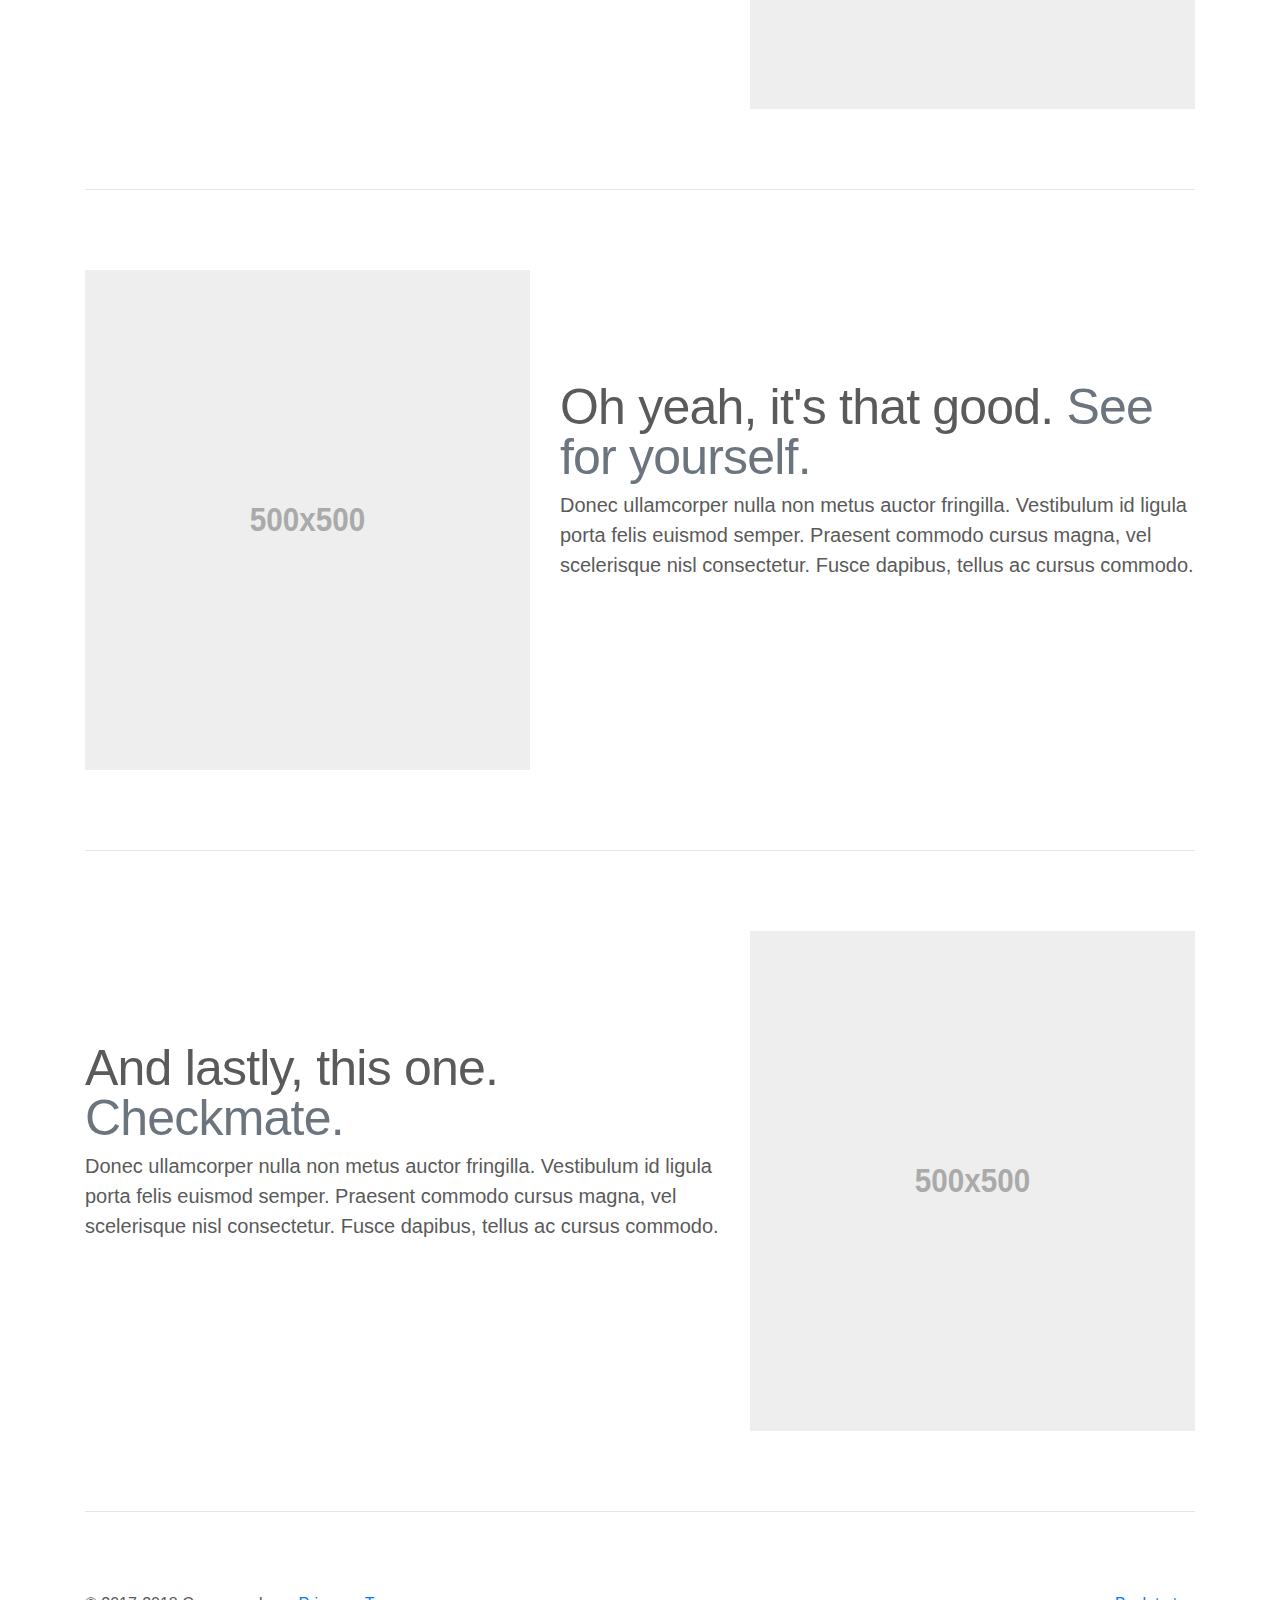
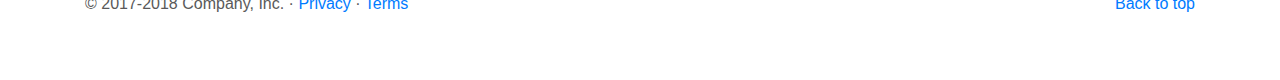
<file: H2H/src/main/webapp/bootstrap-4.0.0/bootstrap-4.0.0/docs/4.0/examples/carousel/index.html>
<!doctype html>
<html lang="en">
  <head>
    <meta charset="utf-8">
    <meta name="viewport" content="width=device-width, initial-scale=1, shrink-to-fit=no">
    <meta name="description" content="">
    <meta name="author" content="">
    <link rel="icon" href="../../../../favicon.ico">

    <title>Carousel Template for Bootstrap</title>

    <!-- Bootstrap core CSS -->
    <link href="../../../../dist/css/bootstrap.min.css" rel="stylesheet">

    <!-- Custom styles for this template -->
    <link href="carousel.css" rel="stylesheet">
  </head>
  <body>

    <header>
      <nav class="navbar navbar-expand-md navbar-dark fixed-top bg-dark">
        <a class="navbar-brand" href="#">Carousel</a>
        <button class="navbar-toggler" type="button" data-toggle="collapse" data-target="#navbarCollapse" aria-controls="navbarCollapse" aria-expanded="false" aria-label="Toggle navigation">
          <span class="navbar-toggler-icon"></span>
        </button>
        <div class="collapse navbar-collapse" id="navbarCollapse">
          <ul class="navbar-nav mr-auto">
            <li class="nav-item active">
              <a class="nav-link" href="#">Home <span class="sr-only">(current)</span></a>
            </li>
            <li class="nav-item">
              <a class="nav-link" href="#">Link</a>
            </li>
            <li class="nav-item">
              <a class="nav-link disabled" href="#">Disabled</a>
            </li>
          </ul>
          <form class="form-inline mt-2 mt-md-0">
            <input class="form-control mr-sm-2" type="text" placeholder="Search" aria-label="Search">
            <button class="btn btn-outline-success my-2 my-sm-0" type="submit">Search</button>
          </form>
        </div>
      </nav>
    </header>

    <main role="main">

      <div id="myCarousel" class="carousel slide" data-ride="carousel">
        <ol class="carousel-indicators">
          <li data-target="#myCarousel" data-slide-to="0" class="active"></li>
          <li data-target="#myCarousel" data-slide-to="1"></li>
          <li data-target="#myCarousel" data-slide-to="2"></li>
        </ol>
        <div class="carousel-inner">
          <div class="carousel-item active">
            <img class="first-slide" src="[data-uri]" alt="First slide">
            <div class="container">
              <div class="carousel-caption text-left">
                <h1>Example headline.</h1>
                <p>Cras justo odio, dapibus ac facilisis in, egestas eget quam. Donec id elit non mi porta gravida at eget metus. Nullam id dolor id nibh ultricies vehicula ut id elit.</p>
                <p><a class="btn btn-lg btn-primary" href="#" role="button">Sign up today</a></p>
              </div>
            </div>
          </div>
          <div class="carousel-item">
            <img class="second-slide" src="[data-uri]" alt="Second slide">
            <div class="container">
              <div class="carousel-caption">
                <h1>Another example headline.</h1>
                <p>Cras justo odio, dapibus ac facilisis in, egestas eget quam. Donec id elit non mi porta gravida at eget metus. Nullam id dolor id nibh ultricies vehicula ut id elit.</p>
                <p><a class="btn btn-lg btn-primary" href="#" role="button">Learn more</a></p>
              </div>
            </div>
          </div>
          <div class="carousel-item">
            <img class="third-slide" src="[data-uri]" alt="Third slide">
            <div class="container">
              <div class="carousel-caption text-right">
                <h1>One more for good measure.</h1>
                <p>Cras justo odio, dapibus ac facilisis in, egestas eget quam. Donec id elit non mi porta gravida at eget metus. Nullam id dolor id nibh ultricies vehicula ut id elit.</p>
                <p><a class="btn btn-lg btn-primary" href="#" role="button">Browse gallery</a></p>
              </div>
            </div>
          </div>
        </div>
        <a class="carousel-control-prev" href="#myCarousel" role="button" data-slide="prev">
          <span class="carousel-control-prev-icon" aria-hidden="true"></span>
          <span class="sr-only">Previous</span>
        </a>
        <a class="carousel-control-next" href="#myCarousel" role="button" data-slide="next">
          <span class="carousel-control-next-icon" aria-hidden="true"></span>
          <span class="sr-only">Next</span>
        </a>
      </div>


      <!-- Marketing messaging and featurettes
      ================================================== -->
      <!-- Wrap the rest of the page in another container to center all the content. -->

      <div class="container marketing">

        <!-- Three columns of text below the carousel -->
        <div class="row">
          <div class="col-lg-4">
            <img class="rounded-circle" src="[data-uri]" alt="Generic placeholder image" width="140" height="140">
            <h2>Heading</h2>
            <p>Donec sed odio dui. Etiam porta sem malesuada magna mollis euismod. Nullam id dolor id nibh ultricies vehicula ut id elit. Morbi leo risus, porta ac consectetur ac, vestibulum at eros. Praesent commodo cursus magna.</p>
            <p><a class="btn btn-secondary" href="#" role="button">View details &raquo;</a></p>
          </div><!-- /.col-lg-4 -->
          <div class="col-lg-4">
            <img class="rounded-circle" src="[data-uri]" alt="Generic placeholder image" width="140" height="140">
            <h2>Heading</h2>
            <p>Duis mollis, est non commodo luctus, nisi erat porttitor ligula, eget lacinia odio sem nec elit. Cras mattis consectetur purus sit amet fermentum. Fusce dapibus, tellus ac cursus commodo, tortor mauris condimentum nibh.</p>
            <p><a class="btn btn-secondary" href="#" role="button">View details &raquo;</a></p>
          </div><!-- /.col-lg-4 -->
          <div class="col-lg-4">
            <img class="rounded-circle" src="[data-uri]" alt="Generic placeholder image" width="140" height="140">
            <h2>Heading</h2>
            <p>Donec sed odio dui. Cras justo odio, dapibus ac facilisis in, egestas eget quam. Vestibulum id ligula porta felis euismod semper. Fusce dapibus, tellus ac cursus commodo, tortor mauris condimentum nibh, ut fermentum massa justo sit amet risus.</p>
            <p><a class="btn btn-secondary" href="#" role="button">View details &raquo;</a></p>
          </div><!-- /.col-lg-4 -->
        </div><!-- /.row -->


        <!-- START THE FEATURETTES -->

        <hr class="featurette-divider">

        <div class="row featurette">
          <div class="col-md-7">
            <h2 class="featurette-heading">First featurette heading. <span class="text-muted">It'll blow your mind.</span></h2>
            <p class="lead">Donec ullamcorper nulla non metus auctor fringilla. Vestibulum id ligula porta felis euismod semper. Praesent commodo cursus magna, vel scelerisque nisl consectetur. Fusce dapibus, tellus ac cursus commodo.</p>
          </div>
          <div class="col-md-5">
            <img class="featurette-image img-fluid mx-auto" data-src="holder.js/500x500/auto" alt="Generic placeholder image">
          </div>
        </div>

        <hr class="featurette-divider">

        <div class="row featurette">
          <div class="col-md-7 order-md-2">
            <h2 class="featurette-heading">Oh yeah, it's that good. <span class="text-muted">See for yourself.</span></h2>
            <p class="lead">Donec ullamcorper nulla non metus auctor fringilla. Vestibulum id ligula porta felis euismod semper. Praesent commodo cursus magna, vel scelerisque nisl consectetur. Fusce dapibus, tellus ac cursus commodo.</p>
          </div>
          <div class="col-md-5 order-md-1">
            <img class="featurette-image img-fluid mx-auto" data-src="holder.js/500x500/auto" alt="Generic placeholder image">
          </div>
        </div>

        <hr class="featurette-divider">

        <div class="row featurette">
          <div class="col-md-7">
            <h2 class="featurette-heading">And lastly, this one. <span class="text-muted">Checkmate.</span></h2>
            <p class="lead">Donec ullamcorper nulla non metus auctor fringilla. Vestibulum id ligula porta felis euismod semper. Praesent commodo cursus magna, vel scelerisque nisl consectetur. Fusce dapibus, tellus ac cursus commodo.</p>
          </div>
          <div class="col-md-5">
            <img class="featurette-image img-fluid mx-auto" data-src="holder.js/500x500/auto" alt="Generic placeholder image">
          </div>
        </div>

        <hr class="featurette-divider">

        <!-- /END THE FEATURETTES -->

      </div><!-- /.container -->


      <!-- FOOTER -->
      <footer class="container">
        <p class="float-right"><a href="#">Back to top</a></p>
        <p>&copy; 2017-2018 Company, Inc. &middot; <a href="#">Privacy</a> &middot; <a href="#">Terms</a></p>
      </footer>
    </main>

    <!-- Bootstrap core JavaScript
    ================================================== -->
    <!-- Placed at the end of the document so the pages load faster -->
    <script src="https://code.jquery.com/jquery-3.2.1.slim.min.js" integrity="sha384-KJ3o2DKtIkvYIK3UENzmM7KCkRr/rE9/Qpg6aAZGJwFDMVNA/GpGFF93hXpG5KkN" crossorigin="anonymous"></script>
    <script>window.jQuery || document.write('<script src="../../../../assets/js/vendor/jquery-slim.min.js"><\/script>')</script>
    <script src="../../../../assets/js/vendor/popper.min.js"></script>
    <script src="../../../../dist/js/bootstrap.min.js"></script>
    <!-- Just to make our placeholder images work. Don't actually copy the next line! -->
    <script src="../../../../assets/js/vendor/holder.min.js"></script>
  </body>
</html>
</file>
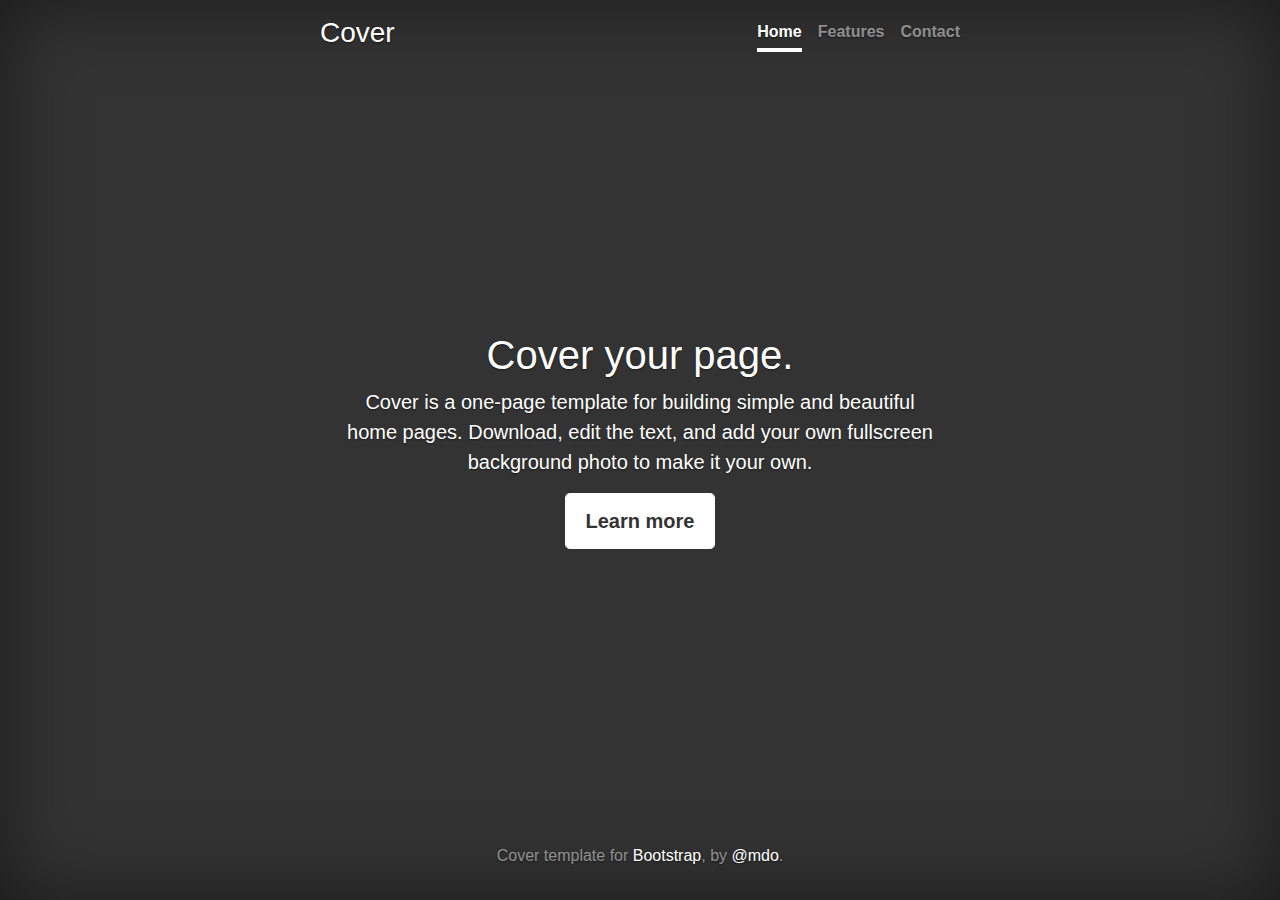
<file: H2H/src/main/webapp/bootstrap-4.0.0/bootstrap-4.0.0/docs/4.0/examples/cover/index.html>
<!doctype html>
<html lang="en">
  <head>
    <meta charset="utf-8">
    <meta name="viewport" content="width=device-width, initial-scale=1, shrink-to-fit=no">
    <meta name="description" content="">
    <meta name="author" content="">
    <link rel="icon" href="../../../../favicon.ico">

    <title>Cover Template for Bootstrap</title>

    <!-- Bootstrap core CSS -->
    <link href="../../../../dist/css/bootstrap.min.css" rel="stylesheet">

    <!-- Custom styles for this template -->
    <link href="cover.css" rel="stylesheet">
  </head>

  <body class="text-center">

    <div class="cover-container d-flex h-100 p-3 mx-auto flex-column">
      <header class="masthead mb-auto">
        <div class="inner">
          <h3 class="masthead-brand">Cover</h3>
          <nav class="nav nav-masthead justify-content-center">
            <a class="nav-link active" href="#">Home</a>
            <a class="nav-link" href="#">Features</a>
            <a class="nav-link" href="#">Contact</a>
          </nav>
        </div>
      </header>

      <main role="main" class="inner cover">
        <h1 class="cover-heading">Cover your page.</h1>
        <p class="lead">Cover is a one-page template for building simple and beautiful home pages. Download, edit the text, and add your own fullscreen background photo to make it your own.</p>
        <p class="lead">
          <a href="#" class="btn btn-lg btn-secondary">Learn more</a>
        </p>
      </main>

      <footer class="mastfoot mt-auto">
        <div class="inner">
          <p>Cover template for <a href="https://getbootstrap.com/">Bootstrap</a>, by <a href="https://twitter.com/mdo">@mdo</a>.</p>
        </div>
      </footer>
    </div>


    <!-- Bootstrap core JavaScript
    ================================================== -->
    <!-- Placed at the end of the document so the pages load faster -->
    <script src="https://code.jquery.com/jquery-3.2.1.slim.min.js" integrity="sha384-KJ3o2DKtIkvYIK3UENzmM7KCkRr/rE9/Qpg6aAZGJwFDMVNA/GpGFF93hXpG5KkN" crossorigin="anonymous"></script>
    <script>window.jQuery || document.write('<script src="../../../../assets/js/vendor/jquery-slim.min.js"><\/script>')</script>
    <script src="../../../../assets/js/vendor/popper.min.js"></script>
    <script src="../../../../dist/js/bootstrap.min.js"></script>
  </body>
</html>
</file>
<file: H2H/src/main/webapp/bootstrap-4.0.0/bootstrap-4.0.0/docs/4.0/examples/album/album.css>
:root {
  --jumbotron-padding-y: 3rem;
}

.jumbotron {
  padding-top: var(--jumbotron-padding-y);
  padding-bottom: var(--jumbotron-padding-y);
  margin-bottom: 0;
  background-color: #fff;
}
@media (min-width: 768px) {
  .jumbotron {
    padding-top: calc(var(--jumbotron-padding-y) * 2);
    padding-bottom: calc(var(--jumbotron-padding-y) * 2);
  }
}

.jumbotron p:last-child {
  margin-bottom: 0;
}

.jumbotron-heading {
  font-weight: 300;
}

.jumbotron .container {
  max-width: 40rem;
}

footer {
  padding-top: 3rem;
  padding-bottom: 3rem;
}

footer p {
  margin-bottom: .25rem;
}

.box-shadow { box-shadow: 0 .25rem .75rem rgba(0, 0, 0, .05); }
</file>
<file: H2H/src/main/webapp/bootstrap-4.0.0/bootstrap-4.0.0/docs/4.0/examples/blog/blog.css>
/* stylelint-disable selector-list-comma-newline-after */

.blog-header {
  line-height: 1;
  border-bottom: 1px solid #e5e5e5;
}

.blog-header-logo {
  font-family: "Playfair Display", Georgia, "Times New Roman", serif;
  font-size: 2.25rem;
}

.blog-header-logo:hover {
  text-decoration: none;
}

h1, h2, h3, h4, h5, h6 {
  font-family: "Playfair Display", Georgia, "Times New Roman", serif;
}

.display-4 {
  font-size: 2.5rem;
}
@media (min-width: 768px) {
  .display-4 {
    font-size: 3rem;
  }
}

.nav-scroller {
  position: relative;
  z-index: 2;
  height: 2.75rem;
  overflow-y: hidden;
}

.nav-scroller .nav {
  display: -webkit-box;
  display: -ms-flexbox;
  display: flex;
  -ms-flex-wrap: nowrap;
  flex-wrap: nowrap;
  padding-bottom: 1rem;
  margin-top: -1px;
  overflow-x: auto;
  text-align: center;
  white-space: nowrap;
  -webkit-overflow-scrolling: touch;
}

.nav-scroller .nav-link {
  padding-top: .75rem;
  padding-bottom: .75rem;
  font-size: .875rem;
}

.card-img-right {
  height: 100%;
  border-radius: 0 3px 3px 0;
}

.flex-auto {
  -ms-flex: 0 0 auto;
  -webkit-box-flex: 0;
  flex: 0 0 auto;
}

.h-250 { height: 250px; }
@media (min-width: 768px) {
  .h-md-250 { height: 250px; }
}

.border-top { border-top: 1px solid #e5e5e5; }
.border-bottom { border-bottom: 1px solid #e5e5e5; }

.box-shadow { box-shadow: 0 .25rem .75rem rgba(0, 0, 0, .05); }

/*
 * Blog name and description
 */
.blog-title {
  margin-bottom: 0;
  font-size: 2rem;
  font-weight: 400;
}
.blog-description {
  font-size: 1.1rem;
  color: #999;
}

@media (min-width: 40em) {
  .blog-title {
    font-size: 3.5rem;
  }
}

/* Pagination */
.blog-pagination {
  margin-bottom: 4rem;
}
.blog-pagination > .btn {
  border-radius: 2rem;
}

/*
 * Blog posts
 */
.blog-post {
  margin-bottom: 4rem;
}
.blog-post-title {
  margin-bottom: .25rem;
  font-size: 2.5rem;
}
.blog-post-meta {
  margin-bottom: 1.25rem;
  color: #999;
}

/*
 * Footer
 */
.blog-footer {
  padding: 2.5rem 0;
  color: #999;
  text-align: center;
  background-color: #f9f9f9;
  border-top: .05rem solid #e5e5e5;
}
.blog-footer p:last-child {
  margin-bottom: 0;
}
</file>
<file: H2H/src/main/webapp/bootstrap-4.0.0/bootstrap-4.0.0/docs/4.0/examples/carousel/carousel.css>
/* GLOBAL STYLES
-------------------------------------------------- */
/* Padding below the footer and lighter body text */

body {
  padding-top: 3rem;
  padding-bottom: 3rem;
  color: #5a5a5a;
}


/* CUSTOMIZE THE CAROUSEL
-------------------------------------------------- */

/* Carousel base class */
.carousel {
  margin-bottom: 4rem;
}
/* Since positioning the image, we need to help out the caption */
.carousel-caption {
  bottom: 3rem;
  z-index: 10;
}

/* Declare heights because of positioning of img element */
.carousel-item {
  height: 32rem;
  background-color: #777;
}
.carousel-item > img {
  position: absolute;
  top: 0;
  left: 0;
  min-width: 100%;
  height: 32rem;
}


/* MARKETING CONTENT
-------------------------------------------------- */

/* Center align the text within the three columns below the carousel */
.marketing .col-lg-4 {
  margin-bottom: 1.5rem;
  text-align: center;
}
.marketing h2 {
  font-weight: 400;
}
.marketing .col-lg-4 p {
  margin-right: .75rem;
  margin-left: .75rem;
}


/* Featurettes
------------------------- */

.featurette-divider {
  margin: 5rem 0; /* Space out the Bootstrap <hr> more */
}

/* Thin out the marketing headings */
.featurette-heading {
  font-weight: 300;
  line-height: 1;
  letter-spacing: -.05rem;
}


/* RESPONSIVE CSS
-------------------------------------------------- */

@media (min-width: 40em) {
  /* Bump up size of carousel content */
  .carousel-caption p {
    margin-bottom: 1.25rem;
    font-size: 1.25rem;
    line-height: 1.4;
  }

  .featurette-heading {
    font-size: 50px;
  }
}

@media (min-width: 62em) {
  .featurette-heading {
    margin-top: 7rem;
  }
}
</file>
<file: H2H/src/main/webapp/bootstrap-4.0.0/bootstrap-4.0.0/docs/4.0/examples/cover/cover.css>
/*
 * Globals
 */

/* Links */
a,
a:focus,
a:hover {
  color: #fff;
}

/* Custom default button */
.btn-secondary,
.btn-secondary:hover,
.btn-secondary:focus {
  color: #333;
  text-shadow: none; /* Prevent inheritance from `body` */
  background-color: #fff;
  border: .05rem solid #fff;
}


/*
 * Base structure
 */

html,
body {
  height: 100%;
  background-color: #333;
}

body {
  display: -ms-flexbox;
  display: -webkit-box;
  display: flex;
  -ms-flex-pack: center;
  -webkit-box-pack: center;
  justify-content: center;
  color: #fff;
  text-shadow: 0 .05rem .1rem rgba(0, 0, 0, .5);
  box-shadow: inset 0 0 5rem rgba(0, 0, 0, .5);
}

.cover-container {
  max-width: 42em;
}


/*
 * Header
 */
.masthead {
  margin-bottom: 2rem;
}

.masthead-brand {
  margin-bottom: 0;
}

.nav-masthead .nav-link {
  padding: .25rem 0;
  font-weight: 700;
  color: rgba(255, 255, 255, .5);
  background-color: transparent;
  border-bottom: .25rem solid transparent;
}

.nav-masthead .nav-link:hover,
.nav-masthead .nav-link:focus {
  border-bottom-color: rgba(255, 255, 255, .25);
}

.nav-masthead .nav-link + .nav-link {
  margin-left: 1rem;
}

.nav-masthead .active {
  color: #fff;
  border-bottom-color: #fff;
}

@media (min-width: 48em) {
  .masthead-brand {
    float: left;
  }
  .nav-masthead {
    float: right;
  }
}


/*
 * Cover
 */
.cover {
  padding: 0 1.5rem;
}
.cover .btn-lg {
  padding: .75rem 1.25rem;
  font-weight: 700;
}


/*
 * Footer
 */
.mastfoot {
  color: rgba(255, 255, 255, .5);
}
</file>
<file: H2H/src/main/webapp/bootstrap-4.0.0/bootstrap-4.0.0/js/tests/vendor/qunit.css>
/*!
 * QUnit 2.4.1
 * https://qunitjs.com/
 *
 * Copyright jQuery Foundation and other contributors
 * Released under the MIT license
 * https://jquery.org/license
 *
 * Date: 2017-10-22T05:12Z
 */

/** Font Family and Sizes */

#qunit-tests, #qunit-header, #qunit-banner, #qunit-testrunner-toolbar, #qunit-filteredTest, #qunit-userAgent, #qunit-testresult {
	font-family: "Helvetica Neue Light", "HelveticaNeue-Light", "Helvetica Neue", Calibri, Helvetica, Arial, sans-serif;
}

#qunit-testrunner-toolbar, #qunit-filteredTest, #qunit-userAgent, #qunit-testresult, #qunit-tests li { font-size: small; }
#qunit-tests { font-size: smaller; }


/** Resets */

#qunit-tests, #qunit-header, #qunit-banner, #qunit-filteredTest, #qunit-userAgent, #qunit-testresult, #qunit-modulefilter {
	margin: 0;
	padding: 0;
}


/** Header (excluding toolbar) */

#qunit-header {
	padding: 0.5em 0 0.5em 1em;

	color: #8699A4;
	background-color: #0D3349;

	font-size: 1.5em;
	line-height: 1em;
	font-weight: 400;

	border-radius: 5px 5px 0 0;
}

#qunit-header a {
	text-decoration: none;
	color: #C2CCD1;
}

#qunit-header a:hover,
#qunit-header a:focus {
	color: #FFF;
}

#qunit-banner {
	height: 5px;
}

#qunit-filteredTest {
	padding: 0.5em 1em 0.5em 1em;
	color: #366097;
	background-color: #F4FF77;
}

#qunit-userAgent {
	padding: 0.5em 1em 0.5em 1em;
	color: #FFF;
	background-color: #2B81AF;
	text-shadow: rgba(0, 0, 0, 0.5) 2px 2px 1px;
}


/** Toolbar */

#qunit-testrunner-toolbar {
	padding: 0.5em 1em 0.5em 1em;
	color: #5E740B;
	background-color: #EEE;
}

#qunit-testrunner-toolbar .clearfix {
	height: 0;
	clear: both;
}

#qunit-testrunner-toolbar label {
	display: inline-block;
}

#qunit-testrunner-toolbar input[type=checkbox],
#qunit-testrunner-toolbar input[type=radio] {
	margin: 3px;
	vertical-align: -2px;
}

#qunit-testrunner-toolbar input[type=text] {
	box-sizing: border-box;
	height: 1.6em;
}

.qunit-url-config,
.qunit-filter,
#qunit-modulefilter {
	display: inline-block;
	line-height: 2.1em;
}

.qunit-filter,
#qunit-modulefilter {
	float: right;
	position: relative;
	margin-left: 1em;
}

.qunit-url-config label {
	margin-right: 0.5em;
}

#qunit-modulefilter-search {
	box-sizing: border-box;
	width: 400px;
}

#qunit-modulefilter-search-container:after {
	position: absolute;
	right: 0.3em;
	content: "\25bc";
	color: black;
}

#qunit-modulefilter-dropdown {
	/* align with #qunit-modulefilter-search */
	box-sizing: border-box;
	width: 400px;
	position: absolute;
	right: 0;
	top: 50%;
	margin-top: 0.8em;

	border: 1px solid #D3D3D3;
	border-top: none;
	border-radius: 0 0 .25em .25em;
	color: #000;
	background-color: #F5F5F5;
	z-index: 99;
}

#qunit-modulefilter-dropdown a {
	color: inherit;
	text-decoration: none;
}

#qunit-modulefilter-dropdown .clickable.checked {
	font-weight: bold;
	color: #000;
	background-color: #D2E0E6;
}

#qunit-modulefilter-dropdown .clickable:hover {
	color: #FFF;
	background-color: #0D3349;
}

#qunit-modulefilter-actions {
	display: block;
	overflow: auto;

	/* align with #qunit-modulefilter-dropdown-list */
	font: smaller/1.5em sans-serif;
}

#qunit-modulefilter-dropdown #qunit-modulefilter-actions > * {
	box-sizing: border-box;
	max-height: 2.8em;
	display: block;
	padding: 0.4em;
}

#qunit-modulefilter-dropdown #qunit-modulefilter-actions > button {
	float: right;
	font: inherit;
}

#qunit-modulefilter-dropdown #qunit-modulefilter-actions > :last-child {
	/* insert padding to align with checkbox margins */
	padding-left: 3px;
}

#qunit-modulefilter-dropdown-list {
	max-height: 200px;
	overflow-y: auto;
	margin: 0;
	border-top: 2px groove threedhighlight;
	padding: 0.4em 0 0;
	font: smaller/1.5em sans-serif;
}

#qunit-modulefilter-dropdown-list li {
	white-space: nowrap;
	overflow: hidden;
	text-overflow: ellipsis;
}

#qunit-modulefilter-dropdown-list .clickable {
	display: block;
	padding-left: 0.15em;
}


/** Tests: Pass/Fail */

#qunit-tests {
	list-style-position: inside;
}

#qunit-tests li {
	padding: 0.4em 1em 0.4em 1em;
	border-bottom: 1px solid #FFF;
	list-style-position: inside;
}

#qunit-tests > li {
	display: none;
}

#qunit-tests li.running,
#qunit-tests li.pass,
#qunit-tests li.fail,
#qunit-tests li.skipped,
#qunit-tests li.aborted {
	display: list-item;
}

#qunit-tests.hidepass {
	position: relative;
}

#qunit-tests.hidepass li.running,
#qunit-tests.hidepass li.pass:not(.todo) {
	visibility: hidden;
	position: absolute;
	width:   0;
	height:  0;
	padding: 0;
	border:  0;
	margin:  0;
}

#qunit-tests li strong {
	cursor: pointer;
}

#qunit-tests li.skipped strong {
	cursor: default;
}

#qunit-tests li a {
	padding: 0.5em;
	color: #C2CCD1;
	text-decoration: none;
}

#qunit-tests li p a {
	padding: 0.25em;
	color: #6B6464;
}
#qunit-tests li a:hover,
#qunit-tests li a:focus {
	color: #000;
}

#qunit-tests li .runtime {
	float: right;
	font-size: smaller;
}

.qunit-assert-list {
	margin-top: 0.5em;
	padding: 0.5em;

	background-color: #FFF;

	border-radius: 5px;
}

.qunit-source {
	margin: 0.6em 0 0.3em;
}

.qunit-collapsed {
	display: none;
}

#qunit-tests table {
	border-collapse: collapse;
	margin-top: 0.2em;
}

#qunit-tests th {
	text-align: right;
	vertical-align: top;
	padding: 0 0.5em 0 0;
}

#qunit-tests td {
	vertical-align: top;
}

#qunit-tests pre {
	margin: 0;
	white-space: pre-wrap;
	word-wrap: break-word;
}

#qunit-tests del {
	color: #374E0C;
	background-color: #E0F2BE;
	text-decoration: none;
}

#qunit-tests ins {
	color: #500;
	background-color: #FFCACA;
	text-decoration: none;
}

/*** Test Counts */

#qunit-tests b.counts                       { color: #000; }
#qunit-tests b.passed                       { color: #5E740B; }
#qunit-tests b.failed                       { color: #710909; }

#qunit-tests li li {
	padding: 5px;
	background-color: #FFF;
	border-bottom: none;
	list-style-position: inside;
}

/*** Passing Styles */

#qunit-tests li li.pass {
	color: #3C510C;
	background-color: #FFF;
	border-left: 10px solid #C6E746;
}

#qunit-tests .pass                          { color: #528CE0; background-color: #D2E0E6; }
#qunit-tests .pass .test-name               { color: #366097; }

#qunit-tests .pass .test-actual,
#qunit-tests .pass .test-expected           { color: #999; }

#qunit-banner.qunit-pass                    { background-color: #C6E746; }

/*** Failing Styles */

#qunit-tests li li.fail {
	color: #710909;
	background-color: #FFF;
	border-left: 10px solid #EE5757;
	white-space: pre;
}

#qunit-tests > li:last-child {
	border-radius: 0 0 5px 5px;
}

#qunit-tests .fail                          { color: #000; background-color: #EE5757; }
#qunit-tests .fail .test-name,
#qunit-tests .fail .module-name             { color: #000; }

#qunit-tests .fail .test-actual             { color: #EE5757; }
#qunit-tests .fail .test-expected           { color: #008000; }

#qunit-banner.qunit-fail                    { background-color: #EE5757; }


/*** Aborted tests */
#qunit-tests .aborted { color: #000; background-color: orange; }
/*** Skipped tests */

#qunit-tests .skipped {
	background-color: #EBECE9;
}

#qunit-tests .qunit-todo-label,
#qunit-tests .qunit-skipped-label {
	background-color: #F4FF77;
	display: inline-block;
	font-style: normal;
	color: #366097;
	line-height: 1.8em;
	padding: 0 0.5em;
	margin: -0.4em 0.4em -0.4em 0;
}

#qunit-tests .qunit-todo-label {
	background-color: #EEE;
}

/** Result */

#qunit-testresult {
	color: #2B81AF;
	background-color: #D2E0E6;

	border-bottom: 1px solid #FFF;
}
#qunit-testresult .clearfix {
	height: 0;
	clear: both;
}
#qunit-testresult .module-name {
	font-weight: 700;
}
#qunit-testresult-display {
	padding: 0.5em 1em 0.5em 1em;
	width: 85%;
	float:left;
}
#qunit-testresult-controls {
	padding: 0.5em 1em 0.5em 1em;
  width: 10%;
	float:left;
}

/** Fixture */

#qunit-fixture {
	position: absolute;
	top: -10000px;
	left: -10000px;
	width: 1000px;
	height: 1000px;
}
</file>
